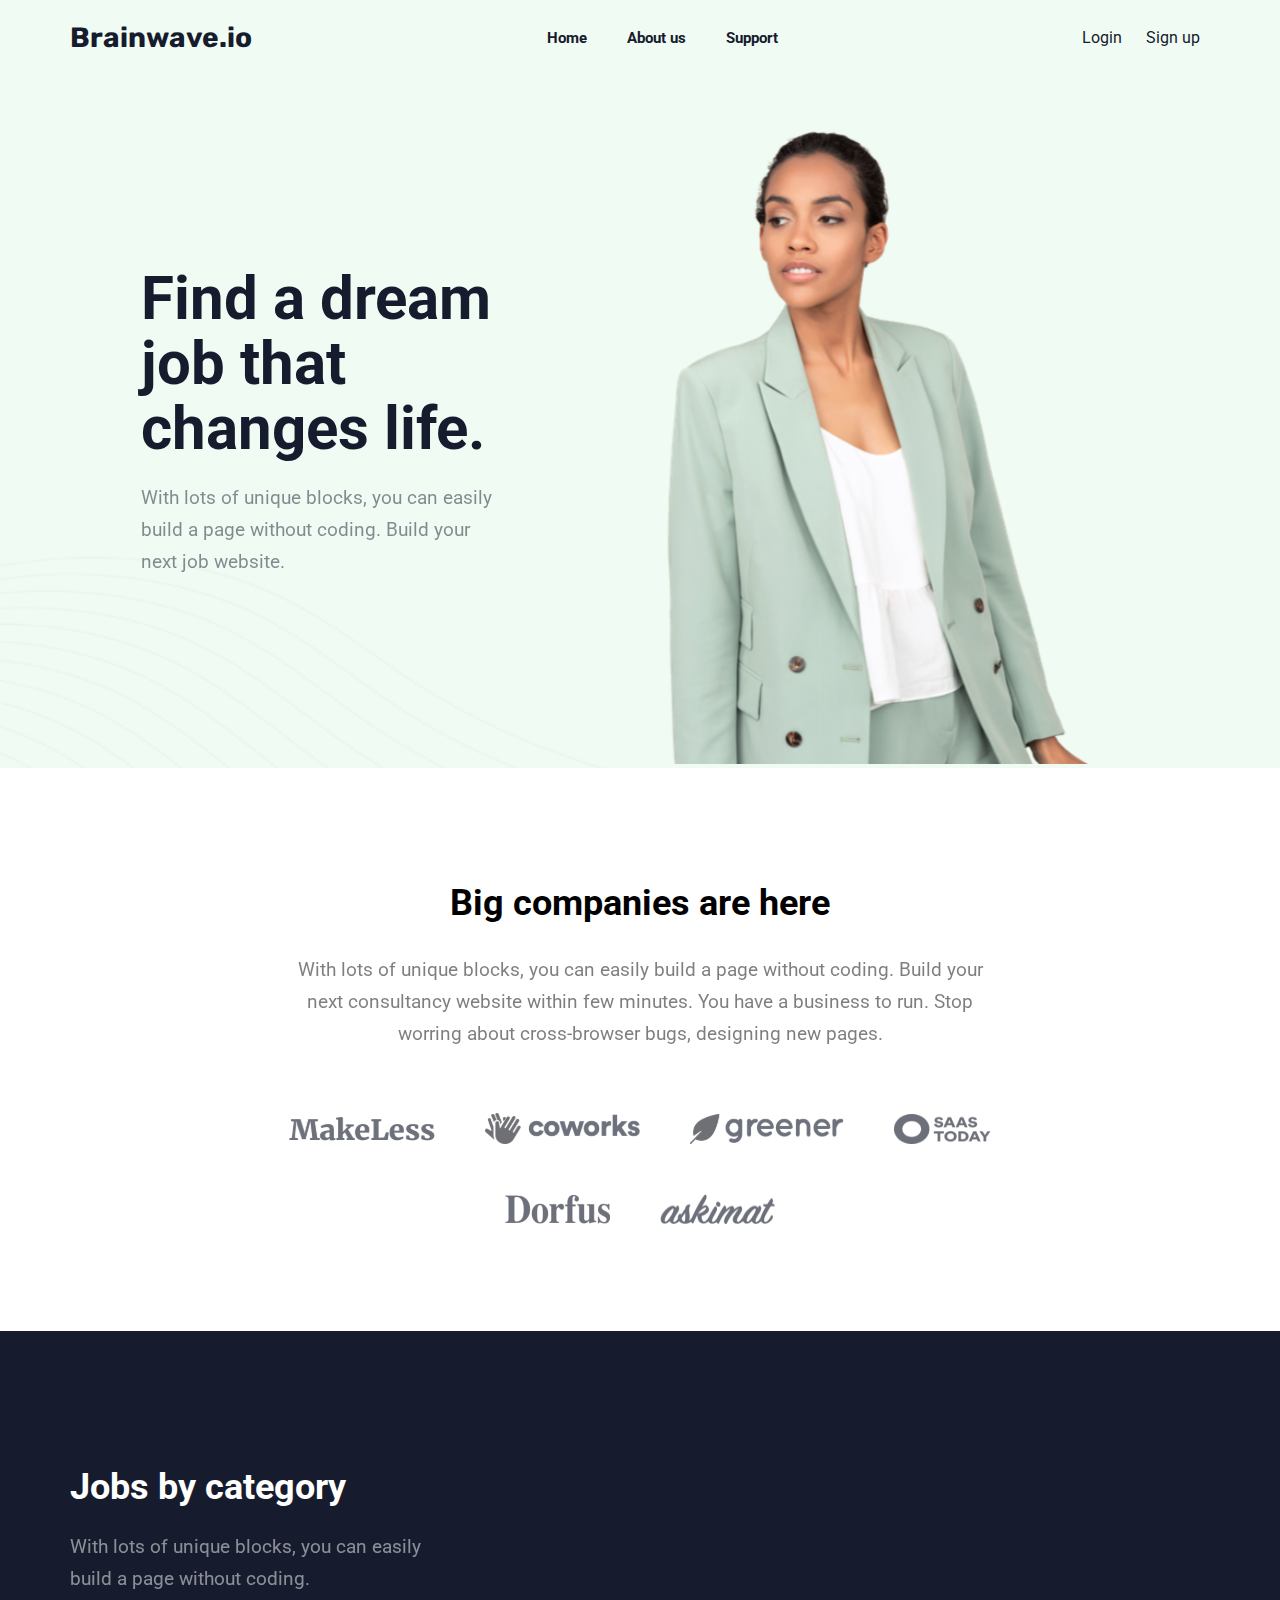
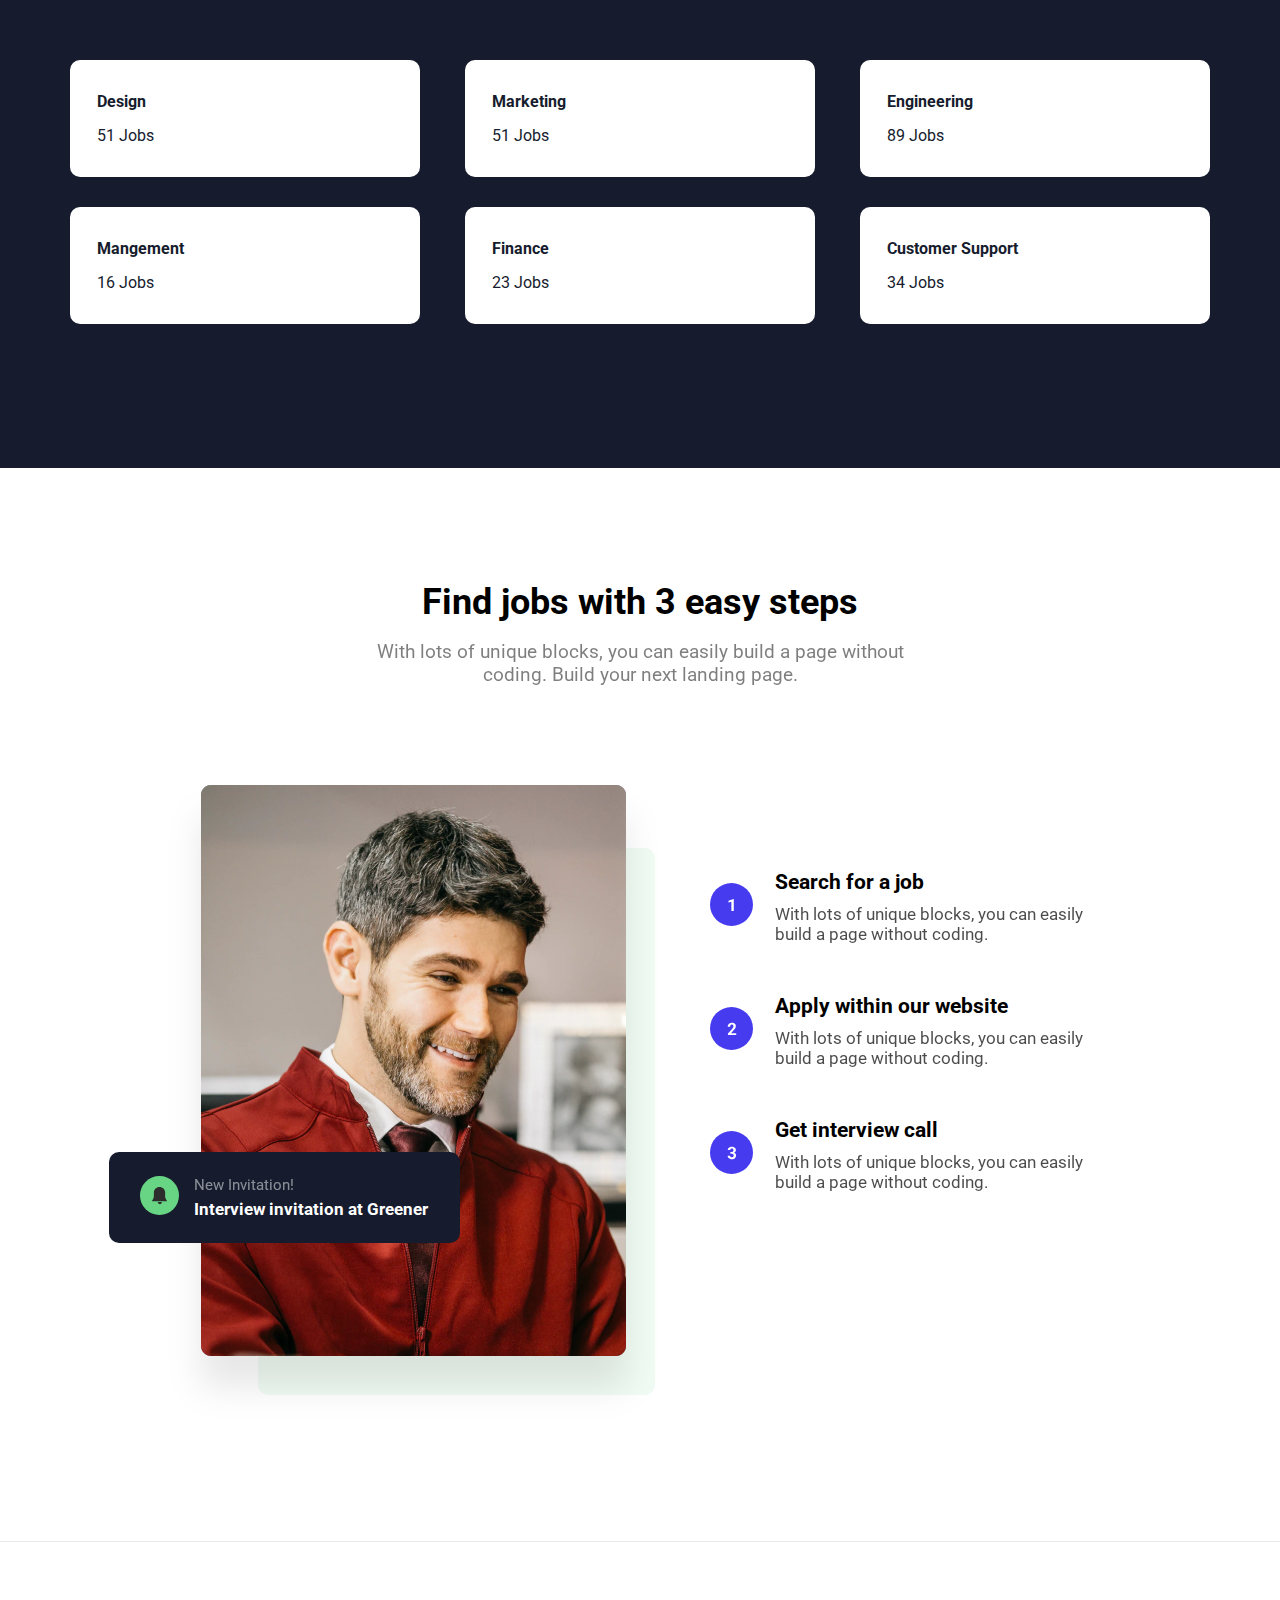
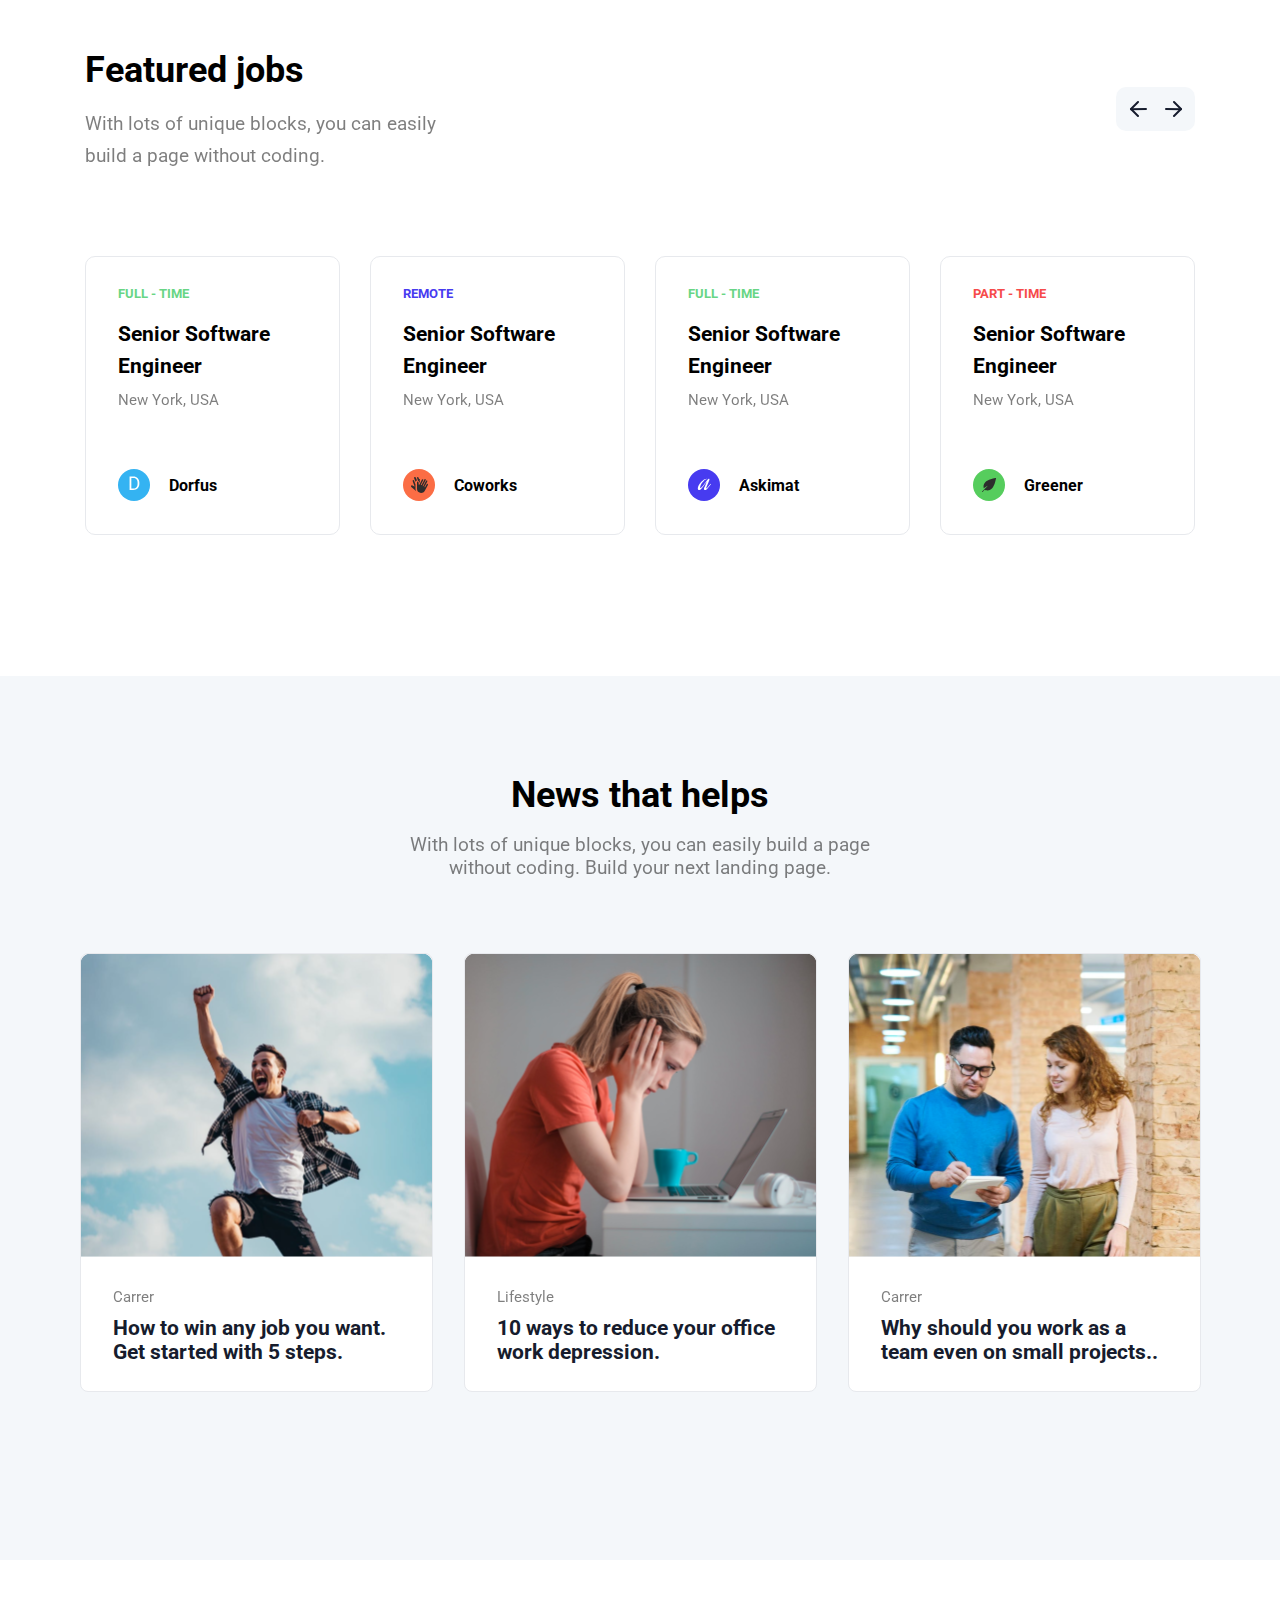
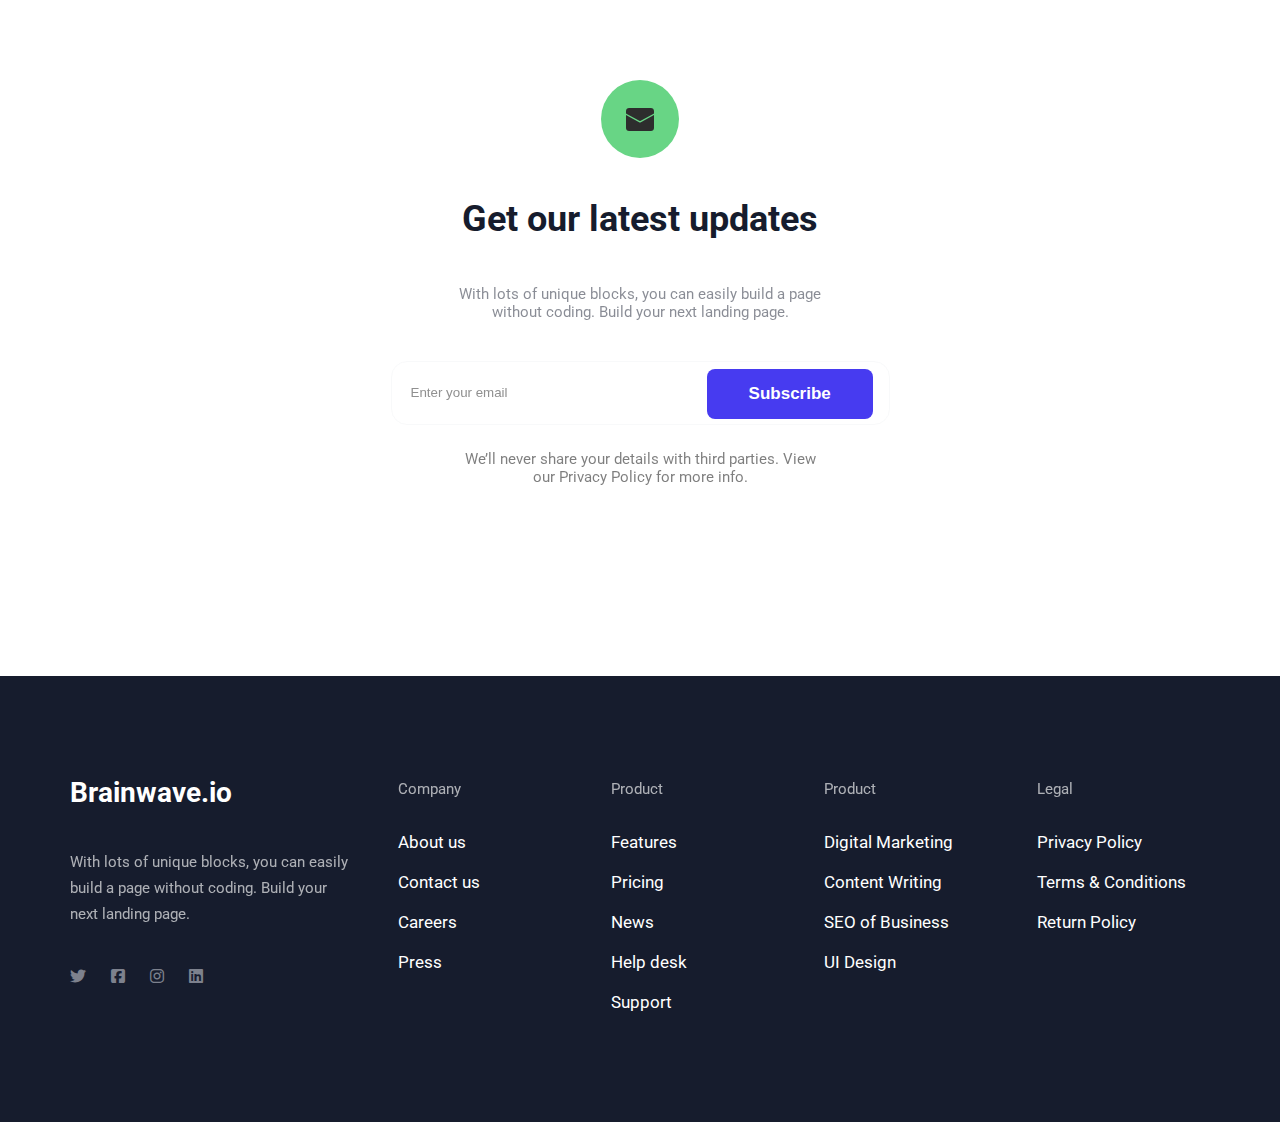
<file: index.html>
<!DOCTYPE html>
<html lang="en">
  <head>
    <meta charset="UTF-8" />
    <meta name="viewport" content="width=device-width, initial-scale=1.0" />
    <link rel="stylesheet" href="./assets/css/pages/style.css" />
    <link rel="stylesheet" href="./assets/css/global/global.css" />
    <link rel="stylesheet" href="./assets/css/global/responsive.css" />

    <title>Home</title>
  </head>

<body>
  <!-- *HEADER START -->
  <header>
    <div class="container flex-between">
      <div class="logo">
        <a href="#">Brainwave.io</a>
      </div>
      <nav>
        <ul class="nav-list flex-between">
          <li class="nav-item">
            <a class="nav-link active" href="#">Home</a>
          </li>
          <li class="nav-item">
            <a class="nav-link" href="./assets/pages/aboutus.html">About us</a>
          </li>
          <li class="nav-item">
            <a class="nav-link" href="./assets/pages/support.html">Support</a>
          </li>
        </ul>
      </nav>
      <div class="btns">
        <a class="login" href="./assets/pages/login.html">Login</a>
        <a class="sign-up" href="./assets/pages/signUp.html">Sign up</a>
      </div>
    </div>
  </header>
  <!-- * HEADER END -->

  <main>
    <section class="hero-section">
      <div class="container flex-center">
        <div class="hero-content">
          <h1>Find a dream job that changes life.</h1>
          <p>
            With lots of unique blocks, you can easily build a page without
            coding. Build your next job website.
          </p>
        </div>
        <div class="hero-img">
          <img src="./assets/img/hero_image.svg" alt="" />
        </div>
      </div>
    </section>
    <section class="companies">
      <div class="container companies-area">
        <div class="companies-content flex-center flex-direction-col">
          <h3>Big companies are here</h3>
          <p>
            With lots of unique blocks, you can easily build a page without
            coding. Build your next consultancy website within few minutes.
            You have a business to run. Stop worring about cross-browser bugs,
            designing new pages.
          </p>
        </div>
        <div class="companies-logo flex-center flex-wrap gap">
          <img src="./assets/icon/company/makeless.svg" style="width: 146px; height: 24px" alt="" />
          <img src="./assets/icon/company/coworks.svg" style="width: 155px; height: 31px" alt="" />
          <img src="./assets/icon/company/greener.svg" style="width: 154px; height: 30px" alt="" />
          <img src="./assets/icon/company/saasTodayy.png" style="width: 97px; height: 30px" alt="" />
          <img src="./assets/icon/company/dorfus.png" style="width: 105px; height: 30px" alt="" />
          <img src="./assets/icon/company/askimat.png" style="width: 115px; height: 30px" alt="" />
        </div>
      </div>
    </section>
    <section class="category">
      <div class="container">
        <div class="category-content">
          <h4>Jobs by category</h4>
          <p>
            With lots of unique blocks, you can easily build a page without
            coding.
          </p>
        </div>
        <div class="category-cards flex-between flex-wrap">
          <div class="category-card">
            <div class="card-content">
              <h6>Design</h6>
              <p>51 Jobs</p>
            </div>
          </div>
          <div class="category-card">
            <div class="card-content">
              <h6>Marketing</h6>
              <p>51 Jobs</p>
            </div>
          </div>
          <div class="category-card">
            <div class="card-content">
              <h6>Engineering</h6>
              <p>89 Jobs</p>
            </div>
          </div>
          <div class="category-card">
            <div class="card-content">
              <h6>Mangement</h6>
              <p>16 Jobs</p>
            </div>
          </div>
          <div class="category-card">
            <div class="card-content">
              <h6>Finance</h6>
              <p>23 Jobs</p>
            </div>
          </div>
          <div class="category-card">
            <div class="card-content">
              <h6>Customer Support</h6>
              <p>34 Jobs</p>
            </div>
          </div>
        </div>
      </div>
    </section>
    <section class="find-job">
      <div class="container ">
        <div class="find-job_header flex-center flex-direction-col">
          <h3>Find jobs with 3 easy steps</h3>
          <p>With lots of unique blocks, you can easily build a page without coding. Build your next landing page.</p>
        </div>
        <div class="flex-center gap ">
          <div class="find-job-container">
            <div class="green-layer"></div>
            <div class="find-job-image">
              <img src="./assets/img/find-job.svg" alt="">
              <div class="notification flex-center">
                <div class="not-icon">
                  <img src="./assets/icon/notification.svg" alt="">
                </div>
                <div class="not-content">
                  <p>New Invitation!</p>
                  <h6>Interview invitation at Greener</h6>
                </div>
              </div>
            </div>
          </div>
          <div>
            <div class="find-job-content">
              <div class="flex-center">
                <div class="content-img">
                  <img src="./assets/icon/num-1.svg" alt="">
                </div>
                <div class="content-text">
                  <h5>Search for a job</h5>
                  <p>With lots of unique blocks, you can easily build a page without coding. </p>
                </div>
              </div>
            </div>
            <div class="find-job-content ">
              <div class="flex-between">
                <div class="content-img">
                  <img src="./assets/icon/num-2.svg" alt="">
                </div>
                <div class="content-text">
                  <h5>Apply within our website</h5>
                  <p>With lots of unique blocks, you can easily build a page without coding. </p>
                </div>
              </div>
            </div>
            <div class="find-job-content ">
              <div class="flex-between">
                <div class="content-img">
                  <img src="./assets/icon/num-3.svg" alt="">
                </div>
                <div class="content-text">
                  <h5>Get interview call</h5>
                  <p>With lots of unique blocks, you can easily build a page without coding. </p>
                </div>
              </div>
            </div>
          </div>
        </div>
      </div>
    </section>
    <section class="featured-job-section flex-center">
      <div class="container">
        <div class="featured-header flex-between ">
          <div class="featured-content">
            <h5>Featured jobs</h5>
            <p>With lots of unique blocks, you can easily build a page without coding.</p>
          </div>
          <div class="featured-icon">
            <img src="./assets/icon/arrows.svg" alt="">
          </div>
        </div>
        <div class="featured-cards flex-center">
          <div class="featured-card">
            <p class="job-status">
              full - time
            </p>
            <h5>Senior Software Engineer</h5>
            <p class="desc">New York, USA</p>
            <div class="featured-company flex-start ">
              <img src="./assets/icon/featured/dorfus.svg" alt="">
              <h6>Dorfus</h6>
            </div>
          </div>
          <div class="featured-card">
            <p class="job-status remote">
              Remote
            </p>
            <h5>Senior Software Engineer</h5>
            <p class="desc">New York, USA</p>
            <div class="featured-company flex-start ">
              <img src="./assets/icon/featured/coworks.svg" alt="">
              <h6>Coworks</h6>
            </div>
          </div>
          <div class="featured-card">
            <p class="job-status">
              full - time
            </p>
            <h5>Senior Software Engineer</h5>
            <p class="desc">New York, USA</p>
            <div class="featured-company flex-start ">
              <img src="./assets/icon/featured/askimat.svg" alt="">
              <h6>Askimat</h6>
            </div>
          </div>
          <div class="featured-card">
            <p class="job-status part-time">
              Part - time
            </p>
            <h5>Senior Software Engineer</h5>
            <p class="desc">New York, USA</p>
            <div class="featured-company flex-start ">
              <img src="./assets/icon/featured/greener.svg" alt="">
              <h6>Greener</h6>
            </div>
          </div>
        </div>
      </div>
    </section>
    <section class="helps-section flex-center">
      <div class="container flex-center flex-direction-col">
        <div class="helps_header flex-center  flex-direction-col   ">
          <h3>News that helps</h3>
          <p>With lots of unique blocks, you can easily build a page without coding. Build your next landing page.</p>
        </div>
        <div class="helps-cards flex-center">
          <div class="help-card">
            <img src="./assets/img/news-1.svg" alt="Card image cap">
            <div class="helps-card-content  flex-direction-col ">
              <span>Carrer</span>
              <p>How to win any job you want. Get started with 5 steps.</p>
            </div>
          </div>
          <div class="help-card">
            <img src="./assets/img/news-2.svg" alt="Card image cap">
            <div class="helps-card-content  flex-direction-col ">
              <span>Lifestyle</span>
              <p>10 ways to reduce your office work depression.</p>
            </div>
          </div>
          <div class="help-card">
            <img src="./assets/img/news-3.svg" alt="Card image cap">
            <div class="helps-card-content  flex-direction-col ">
              <span>Carrer</span>
              <p>Why should you work as a team even on small projects..</p>
            </div>
          </div>
        </div>
      </div>
    </section>
    <section class="contact-section flex-center flex-direction-col">
      <div class="contact-content flex-center flex-direction-col">
        <img src="./assets/icon/letter.svg" alt="">
        <h5>Get our latest updates</h5>
        <p>With lots of unique blocks, you can easily build a page without coding. Build your next landing page.</p>
      </div>
      <div class="contact-email flex-center">
        <input type="email" placeholder="Enter your email">
        <button>Subscribe</button>
      </div>
      <p>We’ll never share your details with third parties.
        View our Privacy Policy for more info.</p>
    </section>
  </main>
  <!-- * FOOTER START -->
  <footer>
    <div class="container">
      <div class="footer-box">
        <div class="footer-desc">
          <strong>Brainwave.io</strong>
          <p>
            With lots of unique blocks, you can easily build a page without
            coding. Build your next landing page.
          </p>
          <ul>
            <li>
              <a href="https://x.com/" target="_blank"><i class="fa-brands fa-twitter"></i></a>
            </li>
            <li>
              <a href="https://www.facebook.com/" target="_blank"><i class="fa-brands fa-square-facebook"></i></a>
            </li>
            <li>
              <a href="https://www.instagram.com/" target="_blank"><i class="fa-brands fa-instagram"></i></a>
            </li>
            <li>
              <a href="https://www.linkedin.com/" target="_blank"><i class="fa-brands fa-linkedin"></i></a>
            </li>
          </ul>
        </div>
        <div class="footer-company footer-item">
          <span>Company</span>
          <ul>
            <li><a href="./assets/pages/aboutus.html">About us</a></li>
            <li><a href="#">Contact us</a></li>
            <li><a href="#">Careers</a></li>
            <li><a href="#">Press</a></li>
          </ul>
        </div>
        <div class="footer-product footer-item">
          <span>Product</span>
          <ul>
            <li><a href="#">Features</a></li>
            <li><a href="#">Pricing</a></li>
            <li><a href="#">News</a></li>
            <li><a href="#">Help desk</a></li>
            <li><a href="./assets/pages/support.html">Support</a></li>
          </ul>
        </div>
        <div class="footer-services footer-item">
          <span>Product</span>
          <ul>
            <li><a href="#">Digital Marketing</a></li>
            <li><a href="#">Content Writing</a></li>
            <li><a href="#">SEO of Business</a></li>
            <li><a href="#">UI Design</a></li>
          </ul>
        </div>
        <div class="footer-legal footer-item">
          <span>Legal</span>
          <ul>
            <li><a href="#">Privacy Policy</a></li>
            <li><a href="#">Terms & Conditions</a></li>
            <li><a href="#">Return Policy</a></li>
          </ul>
        </div>
      </div>
    </div>
  </footer>
  <!-- * FOOTER END -->
</body>

</html>
</file>
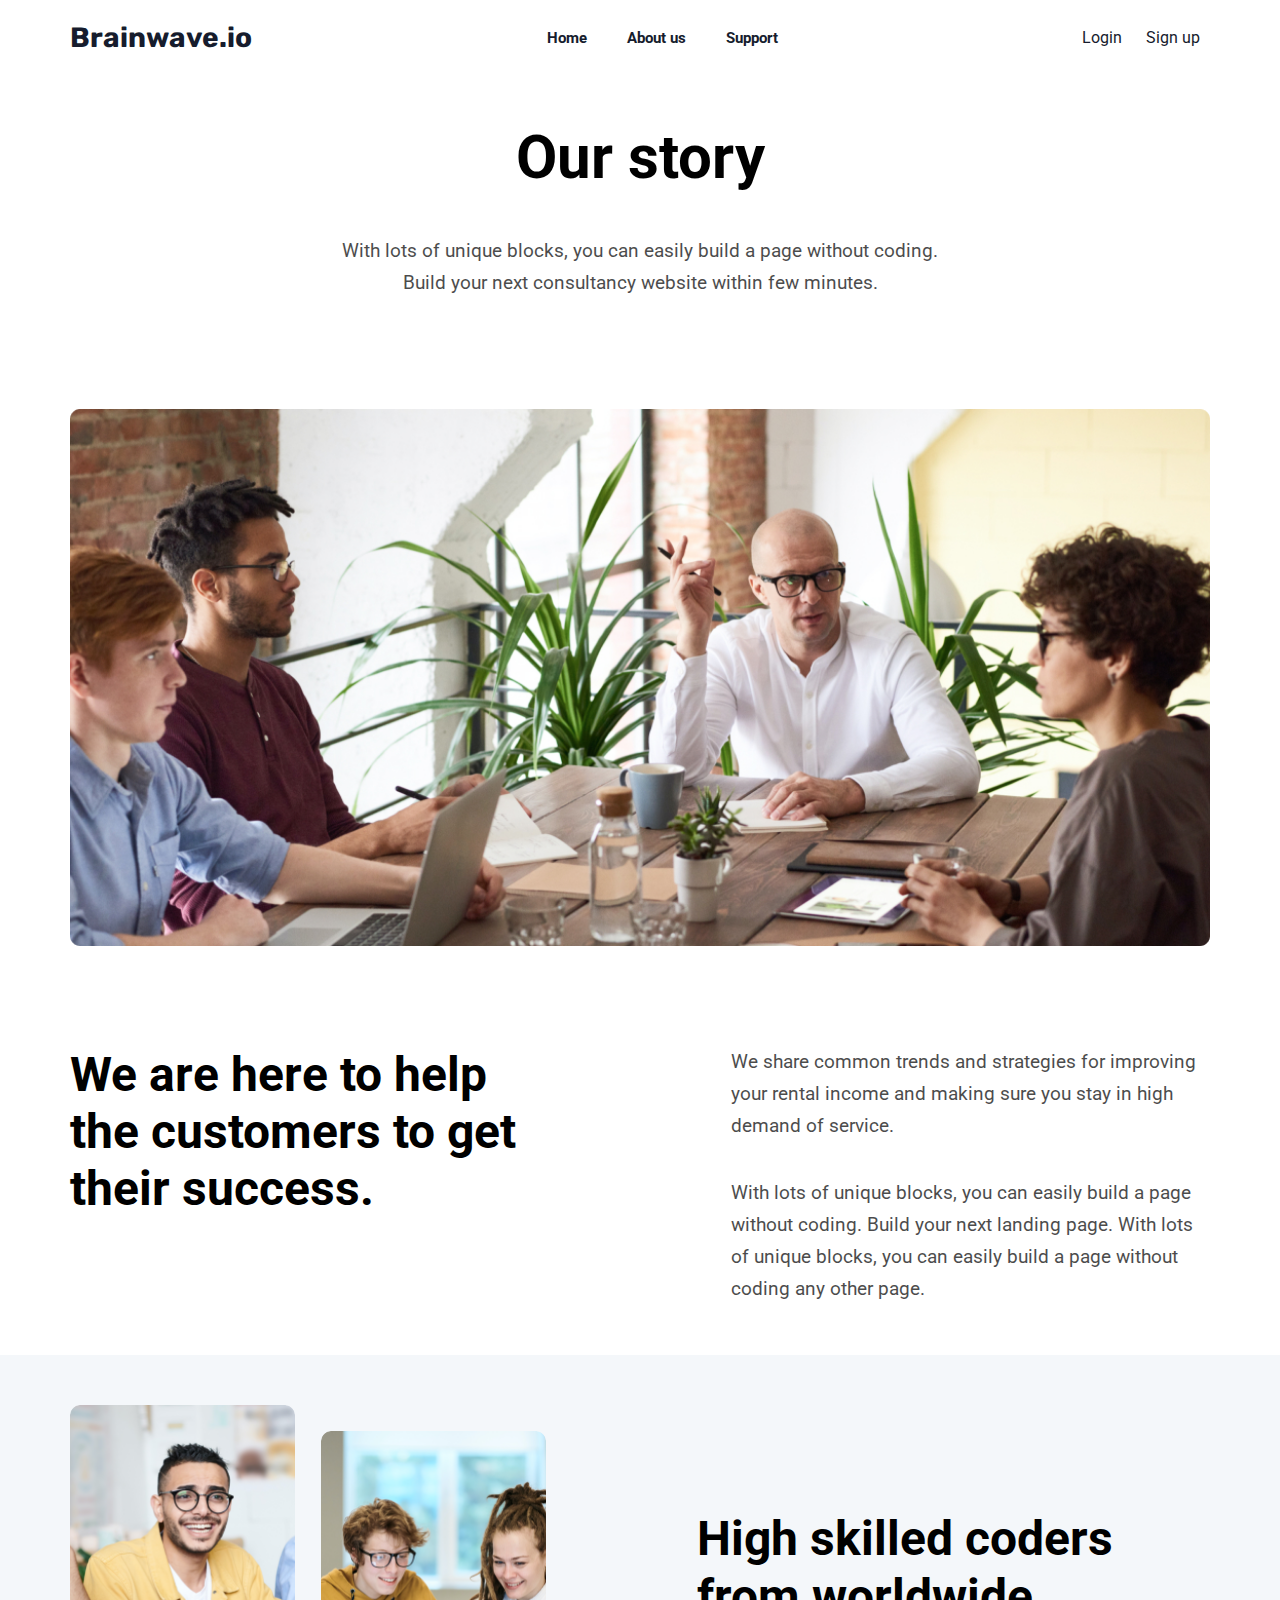
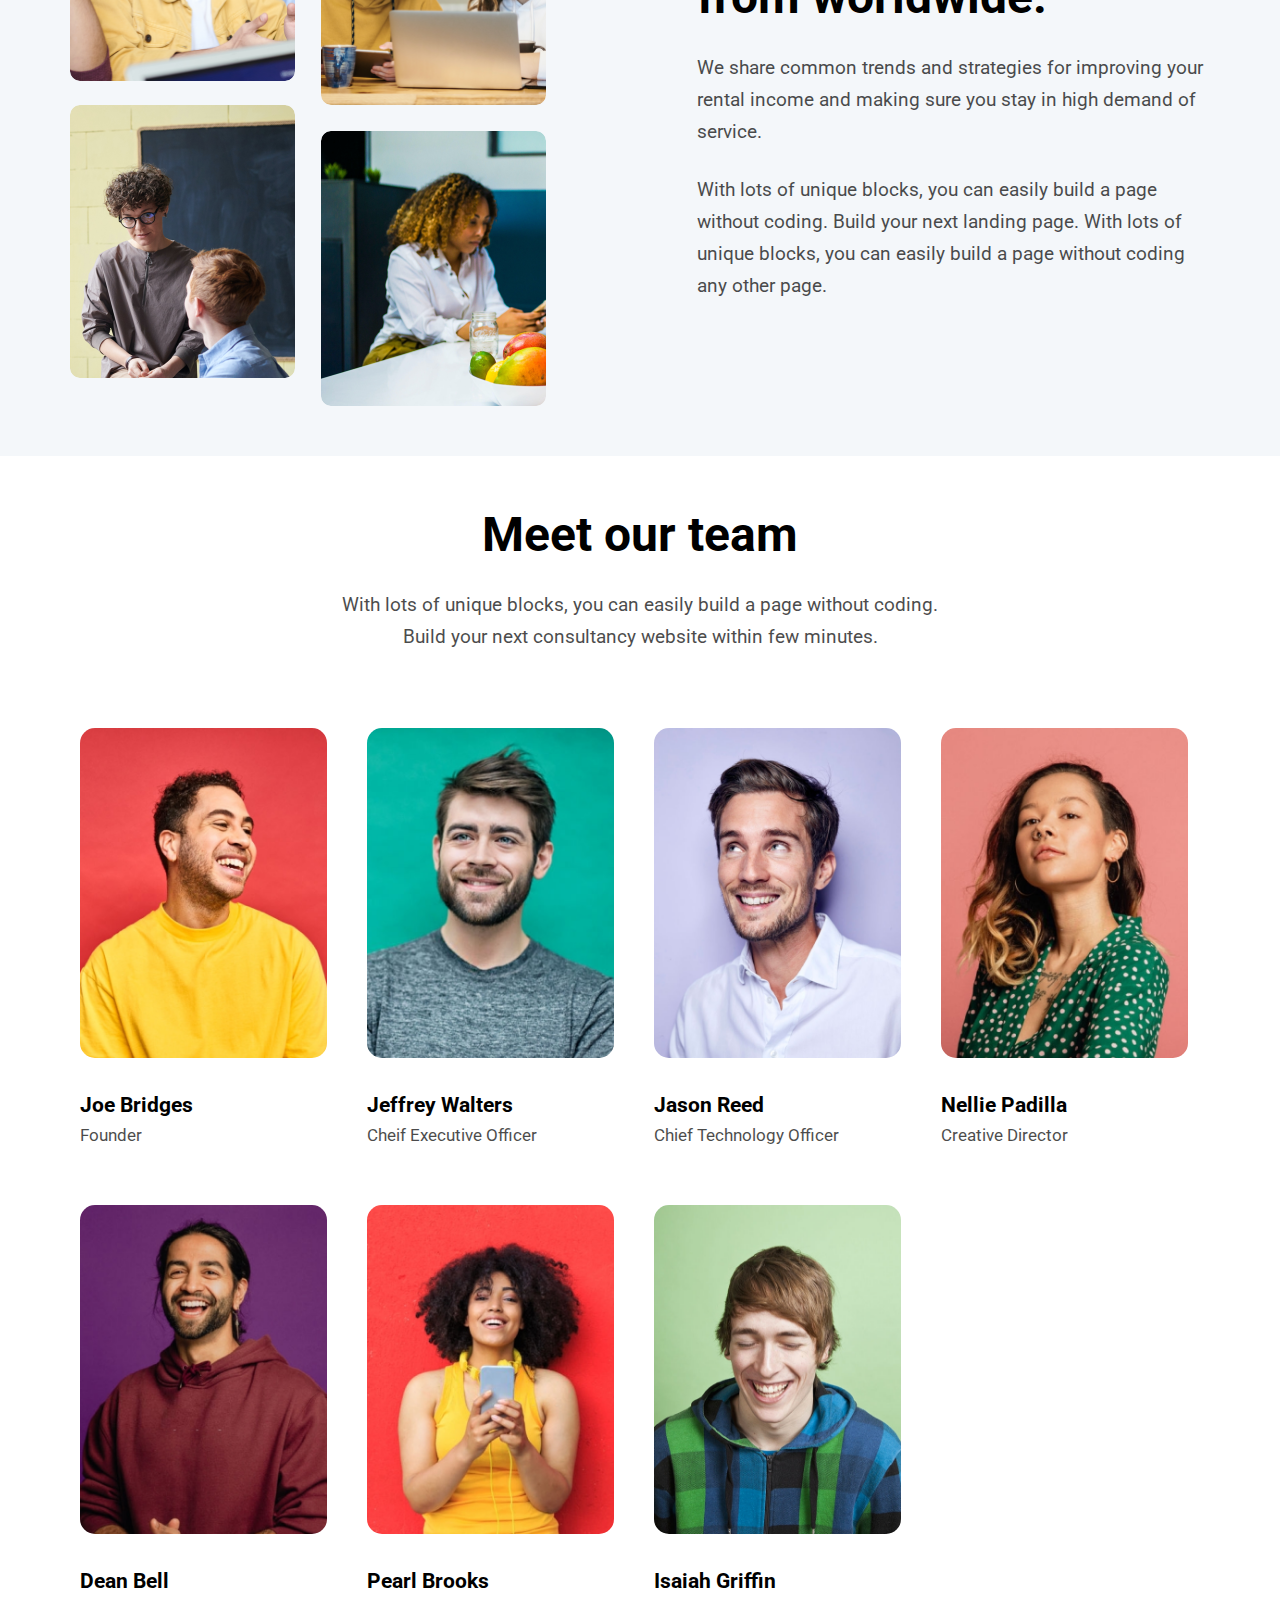
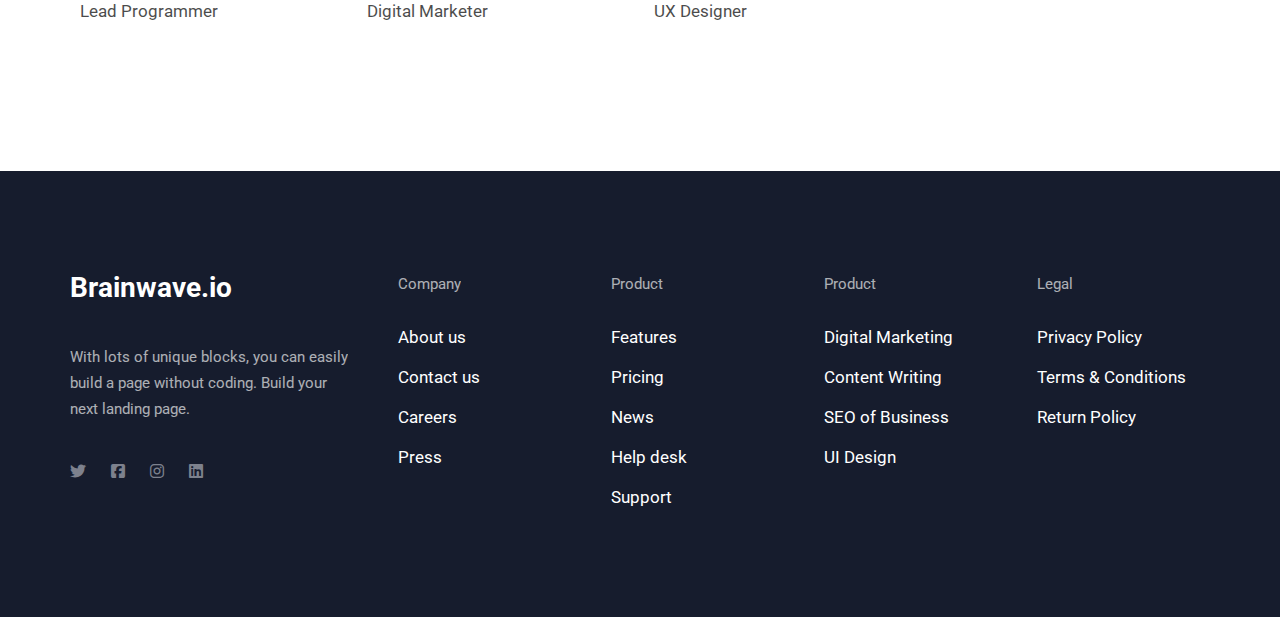
<file: assets/pages/aboutus.html>
<!DOCTYPE html>
<html lang="en">
  <head>
    <meta charset="UTF-8" />
    <meta name="viewport" content="width=device-width, initial-scale=1.0" />
    <!-- * CSS LINKS -->
    <link rel="stylesheet" href="../css/pages/style.css" />
    <link rel="stylesheet" href="../css/global/global.css" />
    <link rel="stylesheet" href="../css/pages/aboutus.css" />
    <link rel="stylesheet" href="../css/global/responsive.css" />

    <title>About Us</title>
  </head>
  <body>
    <!-- * HEADER START -->
    <header class="global-header">
      <div class="container flex-between">
        <div class="logo">
          <a href="../../index.html">Brainwave.io</a>
        </div>
        <nav>
          <ul class="nav-list flex-between">
            <li class="nav-item">
              <a class="nav-link active" href="../../index.html">Home</a>
            </li>
            <li class="nav-item">
              <a class="nav-link" href="#">About us</a>
            </li>
            <li class="nav-item">
              <a class="nav-link" href="./support.html">Support</a>
            </li>
          </ul>
        </nav>

        <div class="btns">
          <a class="login" href="../pages/login.html">Login</a>
          <a class="sign-up" href="../pages/signUp.html">Sign up</a>
        </div>
      </div>
    </header>
    <!-- * HEADER END -->

    <!-- * MAIN START -->
    <main>
      <!-- * OUR STORY SECTION START -->
      <div class="container">
        <section id="our-story">
          <div class="story-title">
            <h1>Our story</h1>
            <p>
              With lots of unique blocks, you can easily build a page without
              coding. Build your next consultancy website within few minutes.
            </p>
          </div>
          <img src="../img/story.jpg" alt="" />
          <div class="story-desc">
            <strong>
              We are here to help the customers to get their success.
            </strong>
            <div class="desc">
              <p>
                We share common trends and strategies for improving your rental
                income and making sure you stay in high demand of service.
              </p>
              <p>
                With lots of unique blocks, you can easily build a page without
                coding. Build your next landing page. With lots of unique
                blocks, you can easily build a page without coding any other
                page.
              </p>
            </div>
          </div>
        </section>
      </div>
      <!-- * OUR STORY SECTION END -->

      <!-- * CODERS SECTION START -->
      <section id="coders">
        <div class="container">
          <div class="coders-info">
            <div class="coders-images">
              <img src="../img/coders-one.png" alt="" />
              <img src="../img/coders-two.png" alt="" />
              <img src="../img/coders-three.png" alt="" />
              <img src="../img/coders-four.png" alt="" />
            </div>
            <div class="coders-desc">
              <strong>High skilled coders from worldwide.</strong>
              <div class="desc">
                <p>
                  We share common trends and strategies for improving your
                  rental income and making sure you stay in high demand of
                  service.
                </p>
                <p>
                  With lots of unique blocks, you can easily build a page
                  without coding. Build your next landing page. With lots of
                  unique blocks, you can easily build a page without coding any
                  other page.
                </p>
              </div>
            </div>
          </div>
        </div>
      </section>
      <!-- * CODERS SECTION END -->

      <!-- * TEAM SECTION START -->
      <div class="container">
        <section id="team">
          <div class="team-title">
            <strong>Meet our team</strong>
            <p>
              With lots of unique blocks, you can easily build a page without
              coding. Build your next consultancy website within few minutes.
            </p>
          </div>
          <div class="team-info">
            <div class="team-card">
              <img src="../img/team/joe-bridges.png" alt="" />
              <strong>Joe Bridges</strong>
              <span>Founder</span>
            </div>
            <div class="team-card">
              <img src="../img/team/jeffrey-walters.png" alt="" />
              <strong>Jeffrey Walters</strong>
              <span>Cheif Executive Officer</span>
            </div>
            <div class="team-card">
              <img src="../img/team/jason-reed.png" alt="" />
              <strong>Jason Reed</strong>
              <span>Chief Technology Officer</span>
            </div>
            <div class="team-card">
              <img src="../img/team/nellie-padilla.png" alt="" />
              <strong>Nellie Padilla</strong>
              <span>Creative Director</span>
            </div>
            <div class="team-card">
              <img src="../img/team/dean-bell.png" alt="" />
              <strong>Dean Bell</strong>
              <span>Lead Programmer</span>
            </div>
            <div class="team-card">
              <img src="../img/team/perl-brooks.png" alt="" />
              <strong>Pearl Brooks</strong>
              <span>Digital Marketer</span>
            </div>
            <div class="team-card">
              <img src="../img/team/isaiah-griffin.png" alt="" />
              <strong>Isaiah Griffin</strong>
              <span>UX Designer</span>
            </div>
          </div>
        </section>
      </div>
      <!-- * TEAM SECTION END -->
    </main>
    <!-- * MAIN END -->

    <!-- * FOOTER START -->
    <footer>
      <div class="container">
        <div class="footer-box">
          <div class="footer-desc">
            <strong>Brainwave.io</strong>
            <p>
              With lots of unique blocks, you can easily build a page without
              coding. Build your next landing page.
            </p>
            <ul>
              <li>
                <a href="https://x.com/" target="_blank"
                  ><i class="fa-brands fa-twitter"></i
                ></a>
              </li>
              <li>
                <a href="https://www.facebook.com/" target="_blank"
                  ><i class="fa-brands fa-square-facebook"></i
                ></a>
              </li>
              <li>
                <a href="https://www.instagram.com/" target="_blank"
                  ><i class="fa-brands fa-instagram"></i
                ></a>
              </li>
              <li>
                <a href="https://www.linkedin.com/" target="_blank"
                  ><i class="fa-brands fa-linkedin"></i
                ></a>
              </li>
            </ul>
          </div>
          <div class="footer-company footer-item">
            <span>Company</span>
            <ul>
              <li><a href="#">About us</a></li>
              <li><a href="#">Contact us</a></li>
              <li><a href="#">Careers</a></li>
              <li><a href="#">Press</a></li>
            </ul>
          </div>
          <div class="footer-product footer-item">
            <span>Product</span>
            <ul>
              <li><a href="#">Features</a></li>
              <li><a href="#">Pricing</a></li>
              <li><a href="#">News</a></li>
              <li><a href="#">Help desk</a></li>
              <li><a href="./support.html">Support</a></li>
            </ul>
          </div>
          <div class="footer-services footer-item">
            <span>Product</span>
            <ul>
              <li><a href="#">Digital Marketing</a></li>
              <li><a href="#">Content Writing</a></li>
              <li><a href="#">SEO of Business</a></li>
              <li><a href="#">UI Design</a></li>
            </ul>
          </div>
          <div class="footer-legal footer-item">
            <span>Legal</span>
            <ul>
              <li><a href="#">Privacy Policy</a></li>
              <li><a href="#">Terms & Conditions</a></li>
              <li><a href="#">Return Policy</a></li>
            </ul>
          </div>
        </div>
      </div>
    </footer>
    <!-- * FOOTER END -->
  </body>
</html>
</file>
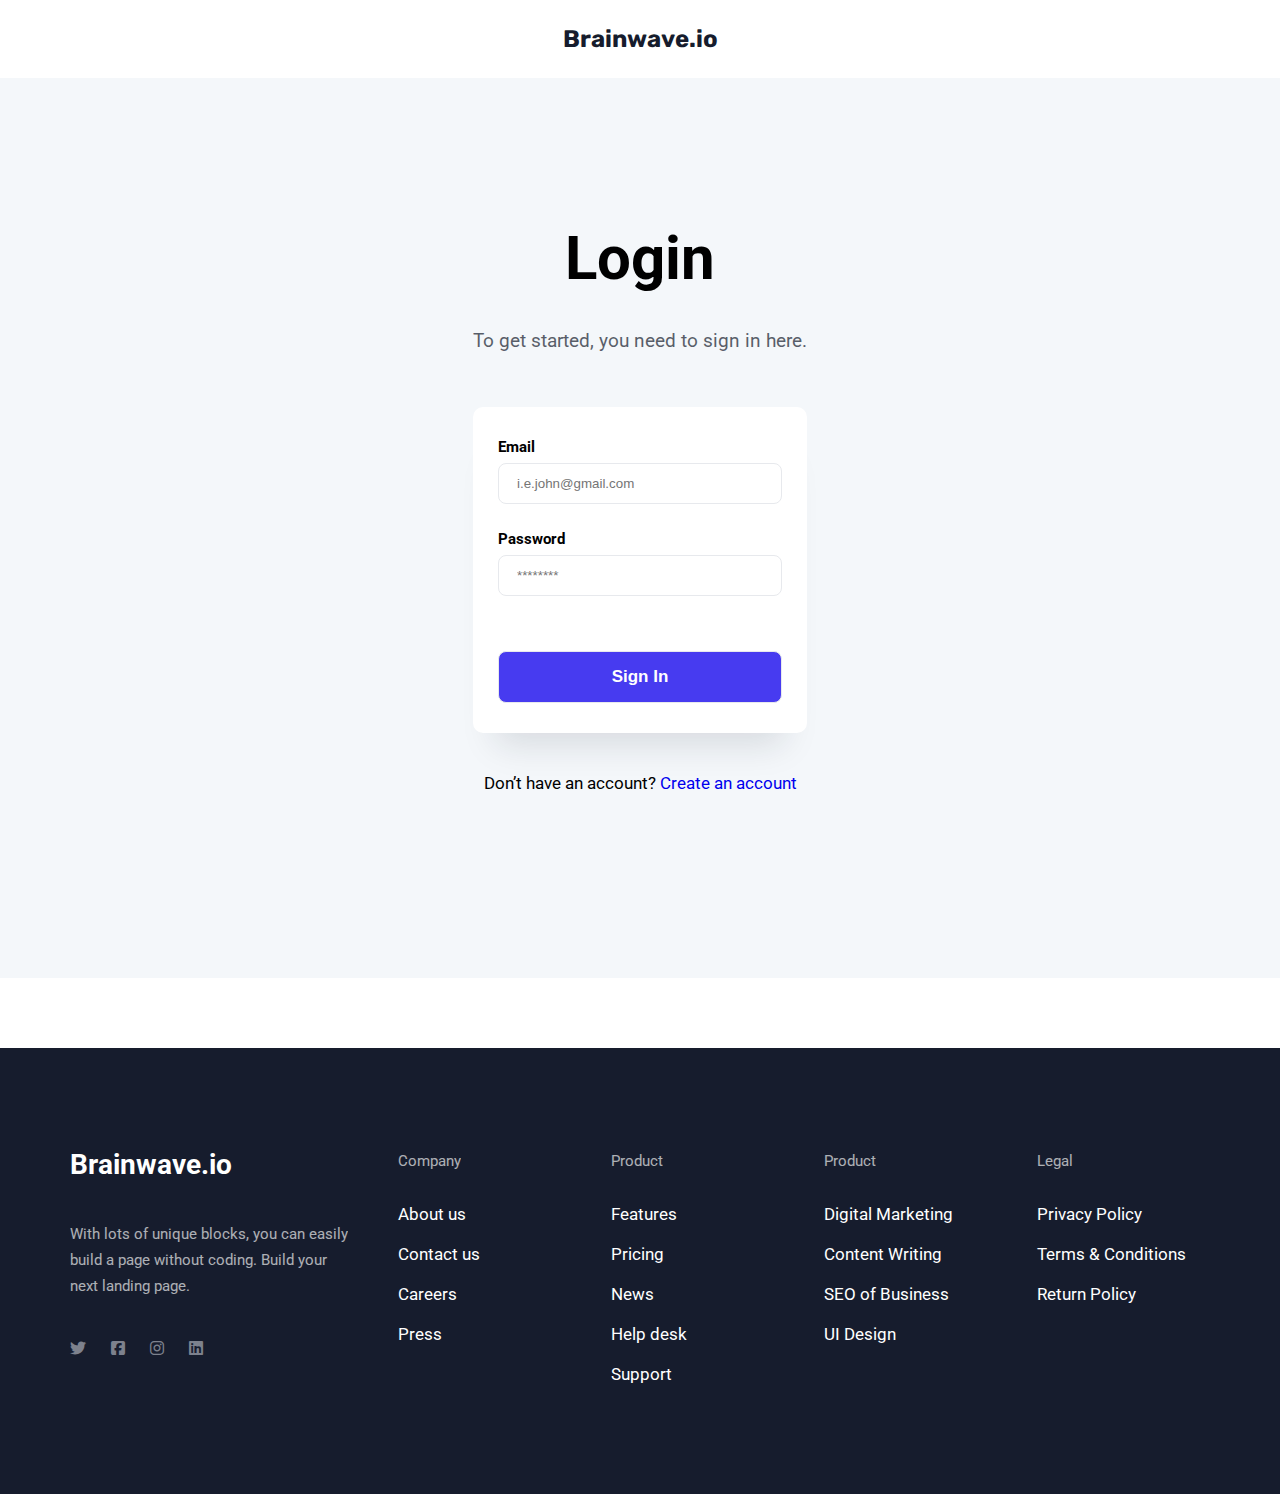
<file: assets/pages/login.html>
<!DOCTYPE html>
<html lang="en">
  <head>
    <meta charset="UTF-8" />
    <meta name="viewport" content="width=device-width, initial-scale=1.0" />
    <!-- * CSS LINKS -->
    <link rel="stylesheet" href="../css/global/reset.css" />
    <link rel="stylesheet" href="../css/global/variables.css" />
    <link rel="stylesheet" href="../css/pages/signin.css" />
    <link rel="stylesheet" href="../css/global/responsive.css" />

    <title>Login</title>
  </head>
  <body>
    <!-- * HEADER START -->
    <header class="sign-header">
      <a href="../../index.html">Brainwave.io</a>
    </header>
    <!-- * HEADER END -->

    <!-- * MAIN START -->
    <main>
      <section>
        <h1>Login</h1>
        <p class="title">To get started, you need to sign in here.</p>
        <form method="post">
          <div class="form-item">
            <label for="email">Email</label>
            <input
              class="focus-input"
              type="email"
              id="email"
              name="email"
              placeholder="i.e.john@gmail.com"
            />
          </div>
          <div class="form-item">
            <label for="pass">Password</label>
            <input
              class="focus-input"
              type="password"
              id="pass"
              name="pass"
              placeholder="********"
            />
          </div>
          <input type="submit" value="Sign In" />
        </form>
        <p class="question">
          Don’t have an account? <a href="./signUp.html">Create an account</a>
        </p>
      </section>
    </main>
    <!-- * MAIN END -->

    <!-- * FOOTER START -->
    <footer>
      <div class="container">
        <div class="footer-box">
          <div class="footer-desc">
            <strong>Brainwave.io</strong>
            <p>
              With lots of unique blocks, you can easily build a page without
              coding. Build your next landing page.
            </p>
            <ul>
              <li>
                <a href="https://x.com/" target="_blank"
                  ><i class="fa-brands fa-twitter"></i
                ></a>
              </li>
              <li>
                <a href="https://www.facebook.com/" target="_blank"
                  ><i class="fa-brands fa-square-facebook"></i
                ></a>
              </li>
              <li>
                <a href="https://www.instagram.com/" target="_blank"
                  ><i class="fa-brands fa-instagram"></i
                ></a>
              </li>
              <li>
                <a href="https://www.linkedin.com/" target="_blank"
                  ><i class="fa-brands fa-linkedin"></i
                ></a>
              </li>
            </ul>
          </div>
          <div class="footer-company footer-item">
            <span>Company</span>
            <ul>
              <li><a href="./aboutus.html">About us</a></li>
              <li><a href="#">Contact us</a></li>
              <li><a href="#">Careers</a></li>
              <li><a href="#">Press</a></li>
            </ul>
          </div>
          <div class="footer-product footer-item">
            <span>Product</span>
            <ul>
              <li><a href="#">Features</a></li>
              <li><a href="#">Pricing</a></li>
              <li><a href="#">News</a></li>
              <li><a href="#">Help desk</a></li>
              <li><a href="./support.html">Support</a></li>
            </ul>
          </div>
          <div class="footer-services footer-item">
            <span>Product</span>
            <ul>
              <li><a href="#">Digital Marketing</a></li>
              <li><a href="#">Content Writing</a></li>
              <li><a href="#">SEO of Business</a></li>
              <li><a href="#">UI Design</a></li>
            </ul>
          </div>
          <div class="footer-legal footer-item">
            <span>Legal</span>
            <ul>
              <li><a href="#">Privacy Policy</a></li>
              <li><a href="#">Terms & Conditions</a></li>
              <li><a href="#">Return Policy</a></li>
            </ul>
          </div>
        </div>
      </div>
    </footer>
    <!-- * FOOTER END -->
  </body>
</html>
</file>
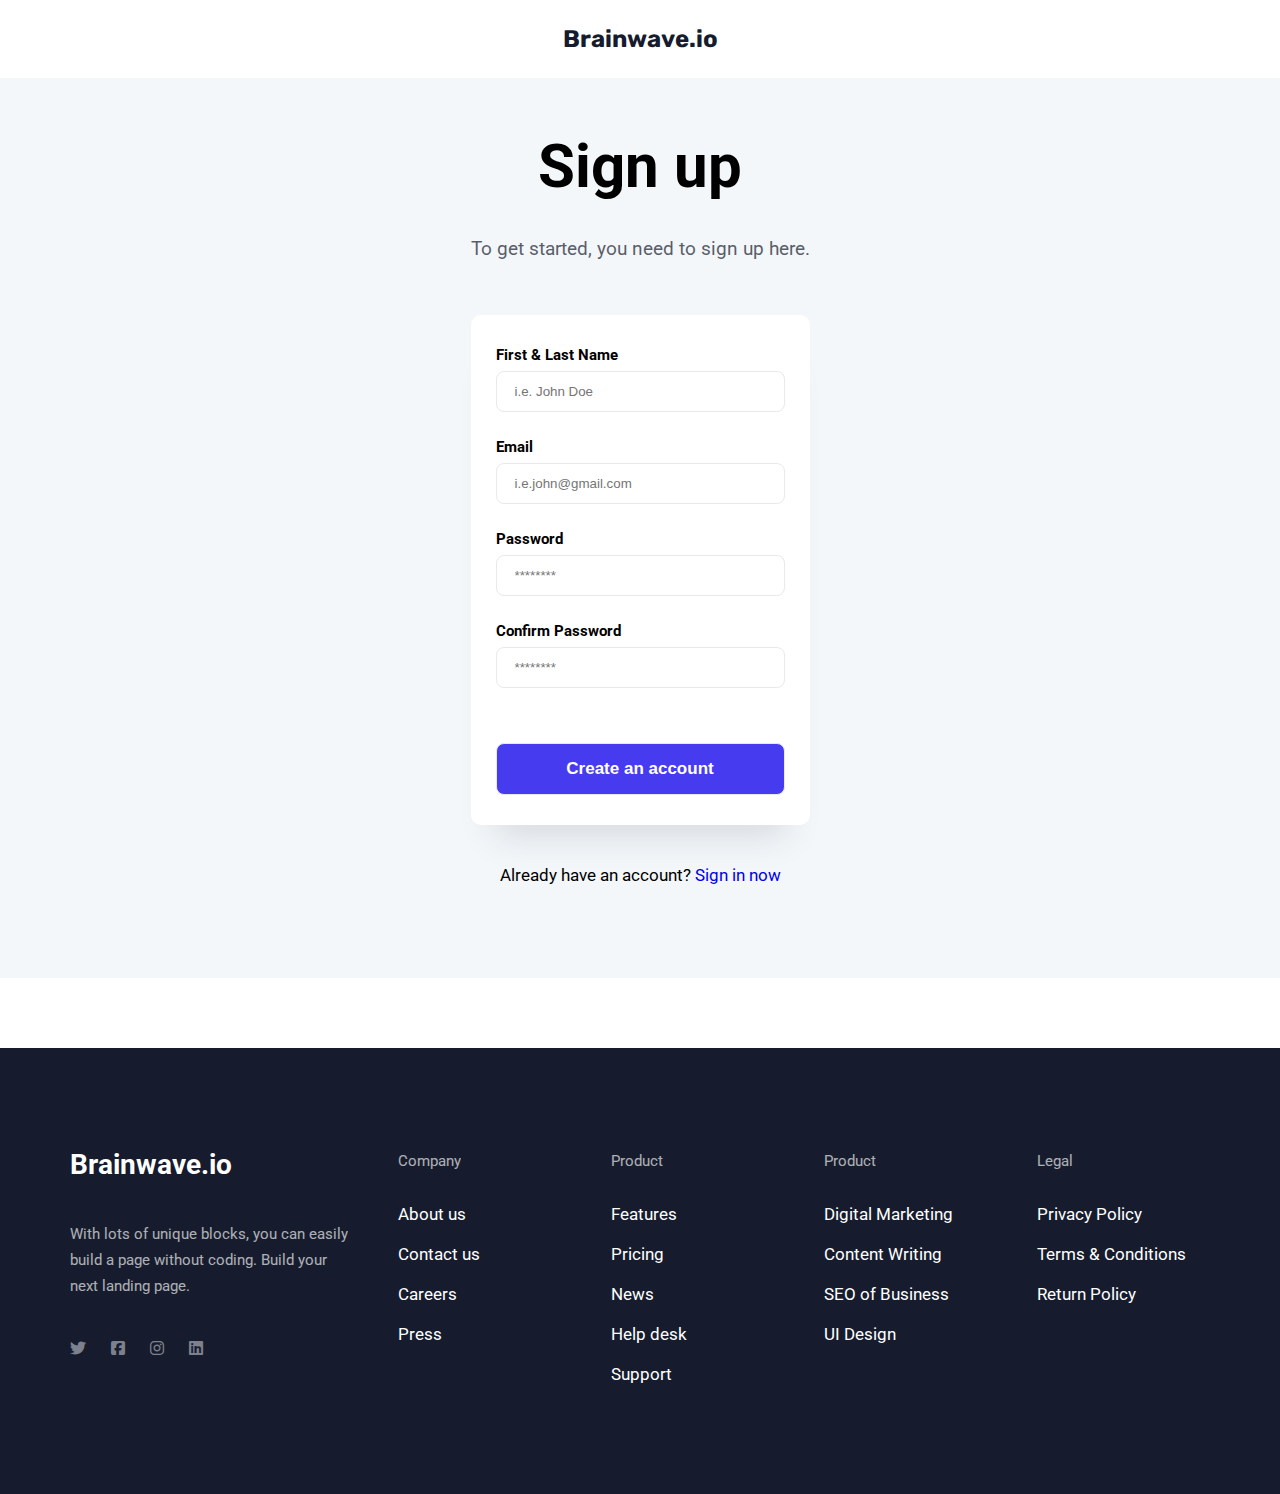
<file: assets/pages/signUp.html>
<!DOCTYPE html>
<html lang="en">
  <head>
    <meta charset="UTF-8" />
    <meta name="viewport" content="width=device-width, initial-scale=1.0" />
    <!-- * CSS LINKS -->
    <link rel="stylesheet" href="../css/global/reset.css" />
    <link rel="stylesheet" href="../css/global/variables.css" />
    <link rel="stylesheet" href="../css/pages/signin.css" />
    <link rel="stylesheet" href="../css/global/responsive.css" />
    
    <title>Sign Up</title>
  </head>
  <body>
    <!-- * HEADER START -->
    <header class="sign-header">
      <a href="../../index.html">Brainwave.io</a>
    </header>
    <!-- * HEADER END -->

    <!-- * MAIN START -->
    <main>
      <section>
        <h1>Sign up</h1>
        <p class="title">To get started, you need to sign up here.</p>
        <form action="">
          <div class="form-item">
            <label for="name">First & Last Name</label>
            <input
              class="focus-input"
              type="text"
              id="name"
              name="name"
              placeholder="i.e. John Doe"
            />
          </div>

          <div class="form-item">
            <label for="email">Email</label>
            <input
              class="focus-input"
              type="email"
              id="email"
              name="email"
              placeholder="i.e.john@gmail.com"
            />
          </div>
          <div class="form-item">
            <label for="pass">Password</label>
            <input
              class="focus-input"
              type="password"
              id="pass"
              name="pass"
              placeholder="********"
            />
          </div>
          <div class="form-item">
            <label for="confirmPass">Confirm Password</label>
            <input
              class="focus-input"
              type="password"
              id="confirmPass"
              name="confirmPass"
              placeholder="********"
            />
          </div>
          <input type="submit" value="Create an account" />
        </form>
        <p class="question">
          Already have an account? <a href="./login.html">Sign in now</a>
        </p>
      </section>
    </main>
    <!-- * MAIN END -->

    <!-- * FOOTER START -->
    <footer>
      <div class="container">
        <div class="footer-box">
          <div class="footer-desc">
            <strong>Brainwave.io</strong>
            <p>
              With lots of unique blocks, you can easily build a page without
              coding. Build your next landing page.
            </p>
            <ul>
              <li>
                <a href="https://x.com/" target="_blank"
                  ><i class="fa-brands fa-twitter"></i
                ></a>
              </li>
              <li>
                <a href="https://www.facebook.com/" target="_blank"
                  ><i class="fa-brands fa-square-facebook"></i
                ></a>
              </li>
              <li>
                <a href="https://www.instagram.com/" target="_blank"
                  ><i class="fa-brands fa-instagram"></i
                ></a>
              </li>
              <li>
                <a href="https://www.linkedin.com/" target="_blank"
                  ><i class="fa-brands fa-linkedin"></i
                ></a>
              </li>
            </ul>
          </div>
          <div class="footer-company footer-item">
            <span>Company</span>
            <ul>
              <li><a href="./aboutus.html">About us</a></li>
              <li><a href="#">Contact us</a></li>
              <li><a href="#">Careers</a></li>
              <li><a href="#">Press</a></li>
            </ul>
          </div>
          <div class="footer-product footer-item">
            <span>Product</span>
            <ul>
              <li><a href="#">Features</a></li>
              <li><a href="#">Pricing</a></li>
              <li><a href="#">News</a></li>
              <li><a href="#">Help desk</a></li>
              <li><a href="./support.html">Support</a></li>
            </ul>
          </div>
          <div class="footer-services footer-item">
            <span>Product</span>
            <ul>
              <li><a href="#">Digital Marketing</a></li>
              <li><a href="#">Content Writing</a></li>
              <li><a href="#">SEO of Business</a></li>
              <li><a href="#">UI Design</a></li>
            </ul>
          </div>
          <div class="footer-legal footer-item">
            <span>Legal</span>
            <ul>
              <li><a href="#">Privacy Policy</a></li>
              <li><a href="#">Terms & Conditions</a></li>
              <li><a href="#">Return Policy</a></li>
            </ul>
          </div>
        </div>
      </div>
    </footer>
    <!-- * FOOTER END -->
  </body>
</html>
</file>
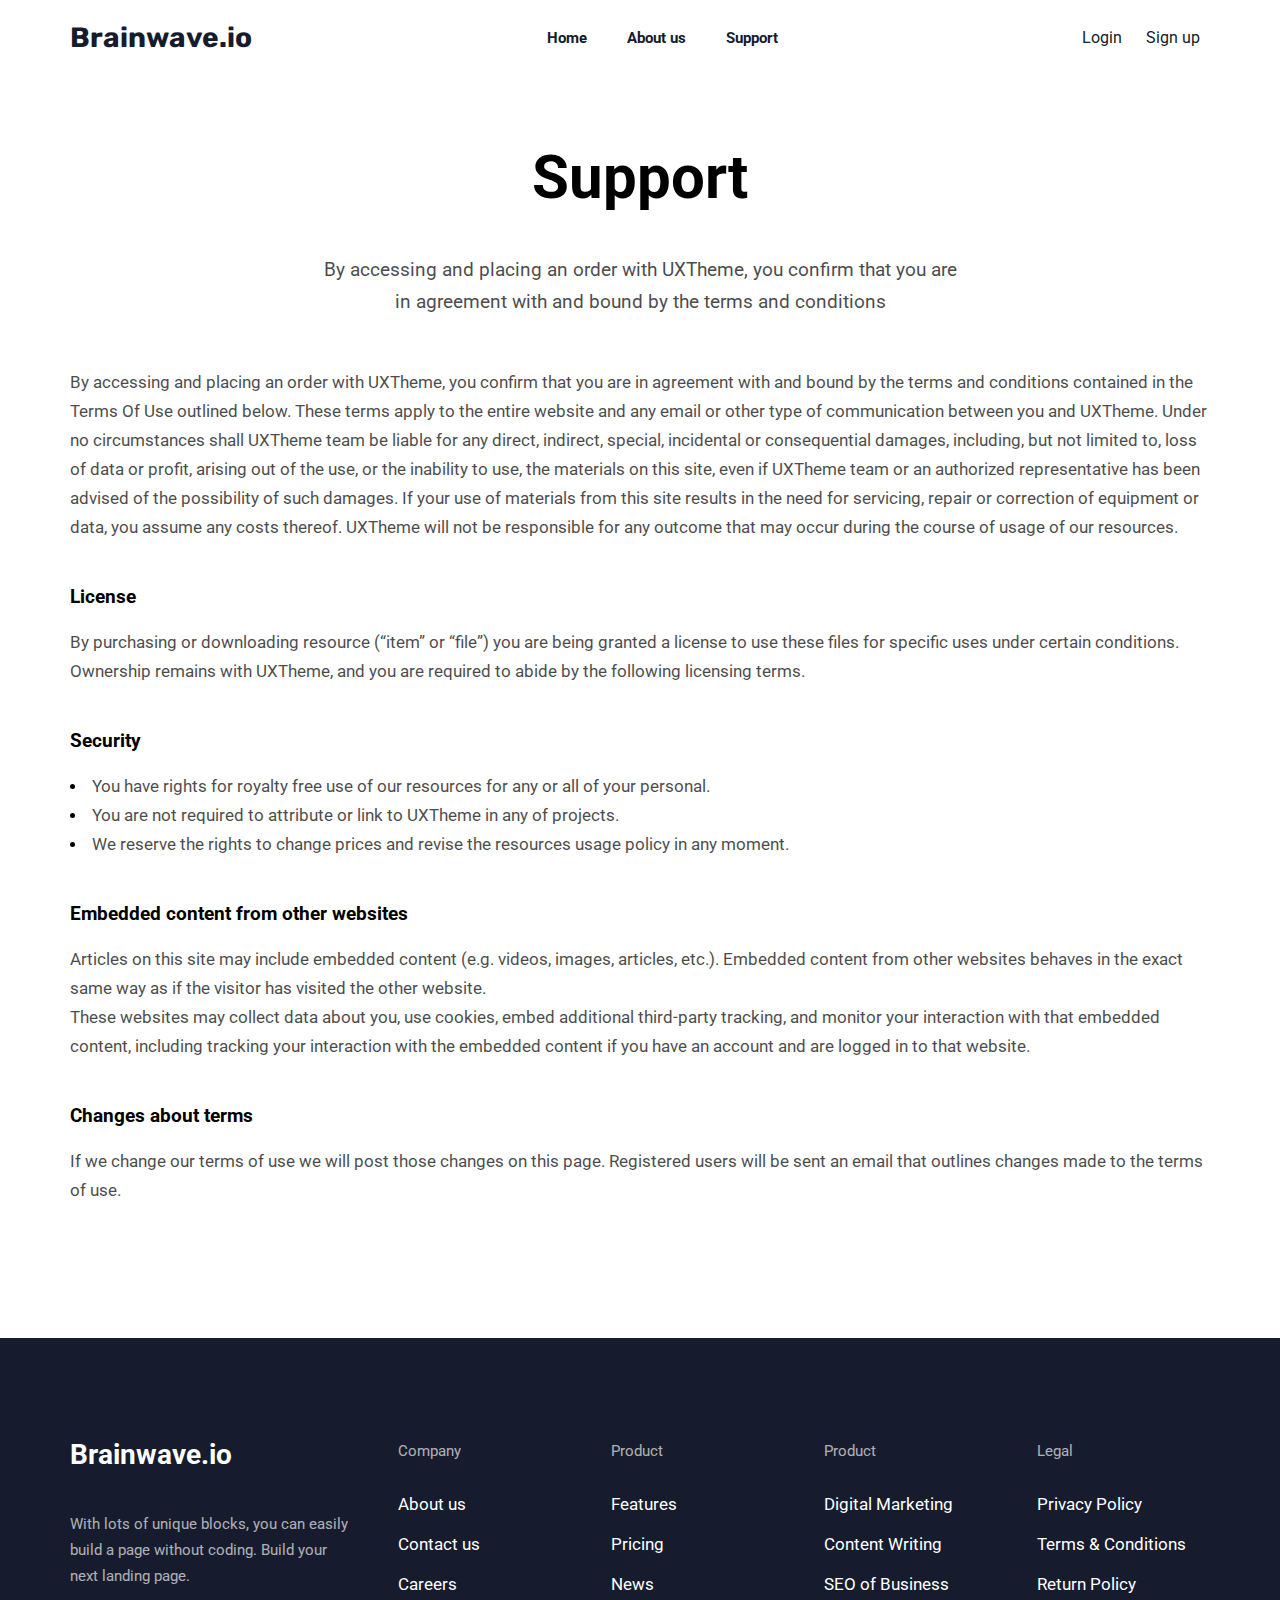
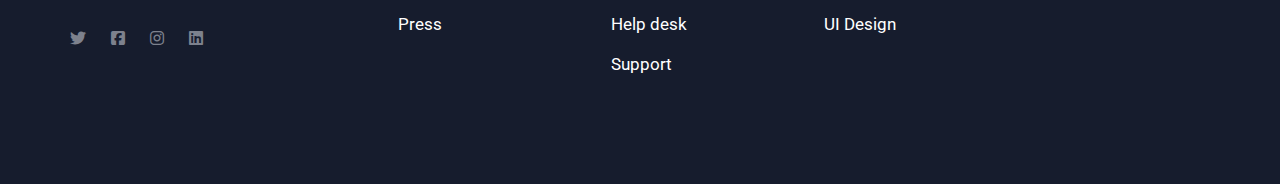
<file: assets/pages/support.html>
<!DOCTYPE html>
<html lang="en">
  <head>
    <meta charset="UTF-8" />
    <meta name="viewport" content="width=device-width, initial-scale=1.0" />
    <!-- * CSS LINKS -->
    <link rel="stylesheet" href="../css/pages/style.css" />
    <link rel="stylesheet" href="../css/global/global.css" />
    <link rel="stylesheet" href="../css/pages/support.css" />
    <link rel="stylesheet" href="../css/global/responsive.css" />
    <title>Support</title>
  </head>
  <body>
    <!-- * HEADER START -->
    <header class="global-header">
      <div class="container flex-between">
        <div class="logo">
          <a href="../../index.html">Brainwave.io</a>
        </div>
        <nav>
          <ul class="nav-list flex-between">
            <li class="nav-item">
              <a class="nav-link active" href="../../index.html">Home</a>
            </li>
            <li class="nav-item">
              <a class="nav-link" href="./aboutus.html">About us</a>
            </li>
            <li class="nav-item">
              <a class="nav-link" href="#">Support</a>
            </li>
          </ul>
        </nav>

        <div class="btns">
          <a class="login" href="../pages/login.html">Login</a>
          <a class="sign-up" href="../pages/signUp.html">Sign up</a>
        </div>
      </div>
    </header>
    <!-- * HEADER END -->

    <!-- * MAIN START -->
    <main>
      <div class="container">
        <section id="support">
          <div class="support-title">
            <h1>Support</h1>
            <p>
              By accessing and placing an order with UXTheme, you confirm that
              you are in agreement with and bound by the terms and conditions
            </p>
          </div>
          <div class="support-desc">
            <p>
              By accessing and placing an order with UXTheme, you confirm that
              you are in agreement with and bound by the terms and conditions
              contained in the Terms Of Use outlined below. These terms apply to
              the entire website and any email or other type of communication
              between you and UXTheme. Under no circumstances shall UXTheme team
              be liable for any direct, indirect, special, incidental or
              consequential damages, including, but not limited to, loss of data
              or profit, arising out of the use, or the inability to use, the
              materials on this site, even if UXTheme team or an authorized
              representative has been advised of the possibility of such
              damages. If your use of materials from this site results in the
              need for servicing, repair or correction of equipment or data, you
              assume any costs thereof. UXTheme will not be responsible for any
              outcome that may occur during the course of usage of our
              resources.
            </p>
            <div class="license support-item">
              <strong>License</strong>
              <p>
                By purchasing or downloading resource (“item” or “file”) you are
                being granted a license to use these files for specific uses
                under certain conditions. Ownership remains with UXTheme, and
                you are required to abide by the following licensing terms.
              </p>
            </div>
            <div class="security support-item">
              <strong>Security</strong>
              <ul class="security-list">
                <li>
                  <p>
                    You have rights for royalty free use of our resources for
                    any or all of your personal.
                  </p>
                </li>
                <li>
                  <p>
                    You are not required to attribute or link to UXTheme in any
                    of projects.
                  </p>
                </li>
                <li>
                  <p>
                    We reserve the rights to change prices and revise the
                    resources usage policy in any moment.
                  </p>
                </li>
              </ul>
            </div>
            <div class="embedded support-item">
              <strong>Embedded content from other websites</strong>
              <p>
                Articles on this site may include embedded content (e.g. videos,
                images, articles, etc.). Embedded content from other websites
                behaves in the exact same way as if the visitor has visited the
                other website.
              </p>
              <p>
                These websites may collect data about you, use cookies, embed
                additional third-party tracking, and monitor your interaction
                with that embedded content, including tracking your interaction
                with the embedded content if you have an account and are logged
                in to that website.
              </p>
            </div>
            <div class="terms support-item">
              <strong>Changes about terms</strong>
              <p>
                If we change our terms of use we will post those changes on this
                page. Registered users will be sent an email that outlines
                changes made to the terms of use.
              </p>
            </div>
          </div>
        </section>
      </div>
    </main>
    <!-- * MAIN END -->

    <!-- * FOOTER START -->
    <footer>
      <div class="container">
        <div class="footer-box">
          <div class="footer-desc">
            <strong>Brainwave.io</strong>
            <p>
              With lots of unique blocks, you can easily build a page without
              coding. Build your next landing page.
            </p>
            <ul>
              <li>
                <a href="https://x.com/" target="_blank"
                  ><i class="fa-brands fa-twitter"></i
                ></a>
              </li>
              <li>
                <a href="https://www.facebook.com/" target="_blank"
                  ><i class="fa-brands fa-square-facebook"></i
                ></a>
              </li>
              <li>
                <a href="https://www.instagram.com/" target="_blank"
                  ><i class="fa-brands fa-instagram"></i
                ></a>
              </li>
              <li>
                <a href="https://www.linkedin.com/" target="_blank"
                  ><i class="fa-brands fa-linkedin"></i
                ></a>
              </li>
            </ul>
          </div>
          <div class="footer-company footer-item">
            <span>Company</span>
            <ul>
              <li><a href="./aboutus.html">About us</a></li>
              <li><a href="#">Contact us</a></li>
              <li><a href="#">Careers</a></li>
              <li><a href="#">Press</a></li>
            </ul>
          </div>
          <div class="footer-product footer-item">
            <span>Product</span>
            <ul>
              <li><a href="#">Features</a></li>
              <li><a href="#">Pricing</a></li>
              <li><a href="#">News</a></li>
              <li><a href="#">Help desk</a></li>
              <li><a href="#">Support</a></li>
            </ul>
          </div>
          <div class="footer-services footer-item">
            <span>Product</span>
            <ul>
              <li><a href="#">Digital Marketing</a></li>
              <li><a href="#">Content Writing</a></li>
              <li><a href="#">SEO of Business</a></li>
              <li><a href="#">UI Design</a></li>
            </ul>
          </div>
          <div class="footer-legal footer-item">
            <span>Legal</span>
            <ul>
              <li><a href="#">Privacy Policy</a></li>
              <li><a href="#">Terms & Conditions</a></li>
              <li><a href="#">Return Policy</a></li>
            </ul>
          </div>
        </div>
      </div>
    </footer>
    <!-- * FOOTER END -->
  </body>
</html>
</file>
<file: assets/css/pages/style.css>
@import url('https://fonts.googleapis.com/css2?family=Inter:ital,opsz,wght@0,14..32,100..900;1,14..32,100..900&family=Open+Sans:ital,wght@0,300..800;1,300..800&family=Rubik:ital,wght@0,300..900;1,300..900&display=swap');

/* HEADER */
header {
    padding-block: 21px !important;
    background-color: var(--heroColor);
    position: sticky;
    top: 0;
    z-index: 2;
}

.logo a {
    color: var(--mainBlue);
    font-family: var(--fontRubik);
    font-size: 28px;
    font-weight: 700;
}

.nav-item {
    padding: 0px 20px;
}

.nav-link {
    color: var(--mainBlue);
    font-size: 15px;
    font-weight: 700;
}

.nav-item a:hover {
    color: var(--colorOrange);
}

.btns a {
    color: var(--mainBlue);
    padding: 0px 10px;
}

/* HERO*/
.hero-section {
    background: url("/assets/img/line.svg") var(--heroColor);
}

.hero-content {
    width: 518px;
}

.hero-content h1 {
    width: 430px;
    font-family: var(--fontRoboto);
    font-weight: 700;
    font-size: 60px;
    line-height: 65px;
    color: var(--mainBlue);
    padding-bottom: 21px;
}

.hero-content p {
    width: 368px;
    font-weight: 400;
    line-height: 32px;
    font-size: 19px;
    opacity: 0.5;
    color: var(--mainBlue);
}

.hero-img img {
    width: 481px;
    height: 689px;
    padding-top: 56px;
}

/* COMPANIES*/
.companies {
    padding-top: 114px;
    min-height: 563px;
}

.companies-area {
    width: 766px;
}

.companies-content h3 {
    font-weight: 700;
    font-size: 36px;
    padding-bottom: 30px;
    text-align: center;
}

.companies-content p {
    width: 686px;
    font-size: 19px;
    font-weight: 400;
    line-height: 32px;
    opacity: 0.5;
    text-align: center;
}

.companies-logo {
    padding-top: 63px;
}

/* CATEGORY*/
.category {
    background-color: var(--mainBlue);
    padding-top: 132px;
    padding-bottom: 144px;
    /* padding: 50px 0; */
    height: 100%;
}

.category-content h4 {
    font-size: 36px;
    font-weight: 700;
    line-height: 48px;
    padding-bottom: 20px;
    color: var(--White);
}

.category-content p {
    width: 388px;
    font-size: 19px;
    font-weight: 400;
    line-height: 32px;
    opacity: 0.5;
    color: var(--White);
}

.category-cards {
    padding-top: 65px;
    gap: 30px;
    color: var(--mainBlue);
}

.category-card {
    width: 350px;
    height: 117px;
    border-radius: 10px;
    background-color: var(--White);
    transition: all 0.3s ease;
    cursor: pointer;
}

.category-card:hover {
    color: var(--White);
    background-color: var(--oceanBlue);
    transform: translateY(-9px);
}

.card-content {
    padding: 32px 27px;
}

.card-content h6 {
    padding-bottom: 15px;
}

/* FIND-JOB-SECTION */
.find-job {
    padding-top: 113px;
    border-bottom: 1px solid #E7E9ED;
    padding-bottom: 116px;
}

.find-job_header h3 {
    font-size: 36px;
    font-weight: 700;
    padding-bottom: 17px;
}

.find-job_header p {
    width: 589px;
    font-size: 19px;
    font-weight: 400;
    opacity: 0.5;
    text-align: center;
}

.find-job-container {
    position: relative;
    padding-top: 96px;
}

.green-layer {
    position: absolute;
    bottom: 30px;
    right: 5px;
    width: 397px;
    height: 547px;
    background-color: #68D585;
    border-radius: 10px;
    opacity: 0.1;
    z-index: -1;
}

.find-job-image {
    position: relative;
}

.notification {
    position: absolute;
    top: 370px;
    right: 200px;
    width: 351px;
    height: 91px;
    padding: 26px 0;
    gap: 15px;
    border-radius: 10px;
    background-color: var(--mainBlue);
}

.not-icon img {
    width: 39px;
    height: 39px;
}

.not-content p {
    font-size: 15px;
    font-weight: 400;
    opacity: 0.5;
    color: var(--White);
    padding-bottom: 5px;
}

.not-content h6 {
    font-size: 17px;
    font-weight: 700;
    color: var(--White);
}

.content-text {
    padding-left: 22px;
}

.content-text h5 {
    font-size: 21px;
    font-weight: 700;
    padding-bottom: 10px;
}

.content-text p {
    width: 339px;
    font-size: 17px;
    font-weight: 400;
    opacity: 0.7;

}

.find-job-content {
    padding-bottom: 50px;
}

/* FEATURED-JOB-SECTION */
.featured-job-section {
    padding: 107px 0 141px;
}

.featured-content h5 {
    font-size: 36px;
    font-weight: 700;
    padding-bottom: 17px;
}

.featured-content p {
    width: 353px;
    font-size: 19px;
    font-weight: 400;
    line-height: 32px;
    opacity: 0.5;
}

.featured-cards {
    padding-top: 84px;
    gap: 30px;
}

.featured-card {
    width: 255px;
    height: 279px;
    border-radius: 10px;
    border: 1px solid #E7E9ED;
    padding: 29px 32px;
}

.featured-card .job-status {
    padding-bottom: 17px;
    color: #68D585;
    font-size: 13px;
    font-weight: 700;
    text-transform: uppercase;
}

.featured-card h5 {
    font-size: 21px;
    font-weight: 700;
    line-height: 32px;
    padding-bottom: 5px;
}

.featured-card .desc {
    font-size: 15px;
    font-weight: 400;
    line-height: 26px;
    opacity: 0.5;
}

.featured-company {
    padding-top: 56px;
    gap: 19px;
}

.featured-company img {
    width: 32px;
    height: 32px;
}
.featured-card .remote{
    color: var(--oceanBlue);
}
.featured-card .part-time{
    color: #F64B4B;
}

/* HELPS-SECTION */
.helps-section {
    background-color: #F4F7FA;
    padding: 98px 0px 168px;
}

.helps_header h3 {
    font-size: 36px;
    font-weight: 700;
    padding-bottom: 17px;
}

.helps_header p {
    width: 503px;
    font-size: 19px;
    font-weight: 400;
    opacity: 0.5;
    text-align: center;
}

.helps-cards {
    padding-top: 74px;
    gap: 31px;
}

.help-card {
    background-color: var(--White);
    border-radius: 10px;
    border: 1px solid #E7E9ED;
    border-radius: 8px;
    cursor: pointer;
}
.help-card:hover{
    transform: translateY(-10px);
    transition: transform 0.4s ease-in;
}

.helps-card-content {
    padding: 27px 32px;
    display: flex;
    justify-content: flex-start;
    
}

.helps-card-content span {
    font-size: 15px;
    font-weight: 400;
    opacity: 0.5;
    padding-bottom: 10px;
}

.helps-card-content p {
    font-size: 21px;
    font-weight: 700;
    color: var(--mainBlue);
    width: 287px;
}

/* CONTACT-SECTION */
.contact-section {
    padding: 120px 0px;
}

.contact-content img {
    width: 78px;
    height: 78px;
}

.contact-content h5 {
    padding-top: 40px;
    color: var(--mainBlue);
    font-size: 36px;
    font-weight: 700;
    padding-bottom: 20px;
}

.contact-content p {
    width: 502px;
    font-size: 19px;
    font-weight: 400;
    text-align: center;
    color: var(--mainBlue);
    opacity: 0.5;

}
.contact-email{
    position: relative;
    padding-top: 40px;
}

.contact-email input {
    width: 499px;
    height: 64px;
    border: 0.5px solid #f7f8f9;
    border-radius: 16px;
    outline: none;
    padding: 24px 19px;
    opacity: 0.8;
}
.contact-email button {
   position: absolute;
   top: 70%;
   left: 80%;
   border: none;
   transform: translate(-50%,-50%);
   background-color: var(--oceanBlue);
   color: var(--White);
   font-size: 17px;
   font-weight: 700;
   width: 166px;
   height: 50px;
   border-radius: 8px;
}
.contact-section p{
    padding-top: 25px;
    font-size: 15px;
    font-weight: 400;
    opacity: 0.5;
    width: 365px;
    text-align: center;
}
</file>
<file: assets/css/global/global.css>
/* * Google fonts link */
@import url('https://fonts.googleapis.com/css2?family=Inter:ital,opsz,wght@0,14..32,100..900;1,14..32,100..900&family=Open+Sans:ital,wght@0,300..800;1,300..800&family=Rubik:ital,wght@0,300..900;1,300..900&display=swap');
/* * Fontawesome (icons) Link */
@import url('https://cdnjs.cloudflare.com/ajax/libs/font-awesome/6.6.0/css/all.min.css');
@import url("./variables.css");
@import url("./reset.css");

/* * FOOTER START */
footer {
    background-color: #161C2D;
    margin-top: 70px;
    bottom: 0;
}

.footer-box {
    display: flex;
    gap: 40px;
    color: #FFFFFF;
    padding-block: 50px;
}

.footer-desc strong {
    font-size: 28px;
    font-weight: 700;
    line-height: 33px;
}

.footer-desc p {
    font-size: 15px;
    opacity: 0.65;
    margin-block: 40px;
    line-height: 26px;
}

.footer-desc ul {
    display: flex;
    gap: 25px;
}

.footer-desc ul li a {
    color: #7D818D;
}

.footer-desc ul li a:hover,
.footer-item ul li a:hover {
    color: #68D585;
}

.footer-desc,
.footer-item {
    padding-block: 50px;
}

.footer-item {
    width: 35%;
}

.footer-item span {
    font-size: 15px;
    display: inline-block;
    opacity: 0.65;
    line-height: 26px;
    margin-bottom: 20px;
}

.footer-item ul li a {
    display: inline-block;
    margin-block: 10px;
    font-size: 17px;
    color: #FFFFFF;
}

/* * FOOTER END */
</file>
<file: assets/css/global/responsive.css>
@media only screen and (max-width:1140px) {
    .container {
        width: 90%;
    }

    /* * SIGN IN START */
    .sign-header {
        padding-block: 20px;
        font-size: 20px;
    }

    h1 {
        font-size: 45px;
    }

    .title {
        font-size: 16px;
        margin-block: 25px 45px;
    }

    form {
        padding: 25px 20px;
    }

    .form-item {
        margin-bottom: 18px;
    }

    label {
        font-size: 12px;
        margin-bottom: 5px;
    }

    input {
        padding: 8px 14px;
    }

    input[type="submit"] {
        font-size: 13px;
        margin-top: 20px;
    }

    .question {
        font-size: 15px;
        margin-block: 30px;
    }

    /* * SIGN IN END */


    /* * GLOBAL HEADER START */
    .global-header {
        padding-block: 20px;
    }

    .logo a {
        font-size: 20px;
    }

    .nav-item {
        padding: 0px 8px;
    }

    .nav-link {
        font-size: 13px;
    }

    .btns a {
        padding: 0px 5px;
        font-size: 15px;
    }

    /* * GLOBAL HEADER END */


    /* * HERO SECTION START*/
    .hero-content {
        width: 60%;
    }

    .hero-content h1 {
        width: 50%;
        font-size: 35px;
        line-height: 40px;
        padding-bottom: 10px;
    }

    .hero-content p {
        width: 70%;
        line-height: 25px;
        font-size: 15px;
    }

    .hero-img {
        width: 30%;
    }

    .hero-img img {
        width: 100%;
        height: 100%;
    }

    /* * HERO SECTION END*/


    /* * COMPANIES SECTION START*/
    .companies-area {
        width: 600px;
    }

    .companies {
        padding-block: 50px;
    }

    .companies-content h3 {
        font-size: 25px;
        padding-bottom: 20px;
    }

    .companies-content p {
        padding-inline: 30px;
        font-size: 15px;
        line-height: 24px;
    }

    .companies-logo {
        gap: 30px;
        padding-top: 30px;
    }

    /* * COMPANIES SECTION END*/

    /* *CATEGORY SECTION START*/
    #category {
        padding: 100px 0;
    }

    .category-content {
        display: flex;
        flex-direction: column;
        align-items: center;
        text-align: center;
    }

    .category-content h4 {
        font-size: 25px;
        line-height: 20px;
        padding-bottom: 10px;
    }

    .category-content p {
        width: 320px;
        font-size: 15px;
        line-height: 20px;
    }

    .category-cards {
        justify-content: center;
        padding-top: 40px;
        gap: 20px;
    }

    .category-card {
        width: 300px;
        border-radius: 10px;
        padding: 25px 20px;
    }

    .category-card strong {
        font-size: 16px;
        line-height: 25px;
    }

    .category-card p {
        font-size: 13px;
    }

    /* *CATEGORY SECTION END*/


    /* * FOOTER START */
    footer {
        padding-block: 30px;
        margin-top: 50px;
    }

    .footer-box {
        gap: 30px;
        padding-block: 30px;
    }

    .footer-desc strong {
        font-size: 20px;
        line-height: 20px;
    }

    .footer-desc p {
        font-size: 10px;
        margin-block: 20px;
        line-height: 18px;
    }

    .footer-desc ul li a {
        font-size: 14px;
    }

    .footer-desc ul {
        gap: 15px;
    }

    .footer-desc,
    .footer-item {
        padding-block: 10px;
    }

    .footer-item span {
        font-size: 13px;
        line-height: 5px;
        margin-bottom: 10px;
    }

    .footer-item ul li a {
        margin-block: 5px;
        font-size: 14px;
    }

    /* * FOOTER END */


    /* * SUPPORT START */
    #support {
        padding-block: 10px;
    }


    .support-title {
        margin-block: 20px;
    }

    .support-title h1 {
        font-size: 40px;
        line-height: 30px;
        margin-bottom: 35px;
    }

    .support-title p {
        font-size: 15px;
        line-height: 32px;
        opacity: 0.7;
        width: 640px;
        justify-self: center;
    }

    .support-item {
        margin-block: 43px;
    }

    .support-item strong {
        font-size: 19px;
        margin-bottom: 20px;
        display: inline-block;
    }

    .support-desc p {
        font-weight: 400;
        font-size: 17px;
        line-height: 29px;
        opacity: 0.7;
    }

    .security ul li {
        list-style-type: disc;
        list-style-position: inside;
    }

    .security ul li p {
        display: inline-block;
    }

    .embedded p:first-child {
        margin-bottom: 20px;
    }
}

@media only screen and (max-width:767px) {

    /* * GLOBAL HEADER START */
    .global-header {
        padding-block: 10px;
    }

    .logo a {
        font-size: 15px;
    }

    .nav-item {
        padding: 0px 5px;
    }

    .nav-link {
        font-size: 8px;
    }

    .btns a {
        padding: 0px 3px;
        font-size: 10px;
    }

    /* * GLOBAL HEADER END */


    /* * GLOBAL HERO SECTION START */
    .hero-content h1 {
        width: 40%;
        font-size: 13px;
        line-height: 15px;
        padding-bottom: 5px;
    }

    .hero-content p {
        width: 70%;
        line-height: 13px;
        font-size: 8px;
    }

    /* * GLOBAL HERO SECTION END */


    /* * COMPANIES SECTION START*/
    .companies-area {
        width: 100%;
    }

    .companies {
        padding-block: 20px;
    }

    .companies-content h3 {
        font-size: 13px;
        padding-bottom: 10px;
    }

    .companies-content p {
        width: 65%;
        padding-inline: 4px;
        font-size: 8px;
        line-height: 16px;
    }

    .companies-logo {
        gap: 20px;
        padding-top: 20px;
    }

    .companies-logo img {
        width: 50px !important;
        height: 10px !important;
    }

    /* * COMPANIES SECTION END*/


    /* *CATEGORY SECTION START*/
    #category {
        padding: 50px 0;
    }

    .category-content {
        display: flex;
        flex-direction: column;
        align-items: center;
        text-align: center;
    }

    .category-content h4 {
        font-size: 13px;
        line-height: 10px;
        padding-bottom: 10px;
    }

    .category-content p {
        width: 170px;
        font-size: 8px;
        line-height: 10px;
    }

    .category-cards {
        justify-content: center;
        padding-top: 20px;
        gap: 10px;
    }

    .category-card {
        width: 200px;
        border-radius: 10px;
        padding: 15px 20px;
    }

    .category-card strong {
        font-size: 13px;
        line-height: 15px;
    }

    .category-card p {
        font-size: 8px;
    }

    /* *CATEGORY SECTION END*/

    /* * SIGN IN START */
    .sign-header {
        padding-block: 10px;
        font-size: 15px;
    }

    h1 {
        font-size: 25px;
    }

    .title {
        font-size: 10px;
        margin-block: 15px 30px;
    }

    form {
        padding: 20px 15px;
    }

    .form-item {
        margin-bottom: 12px;
    }

    label {
        font-size: 12px;
        margin-bottom: 6px;
    }

    input {
        padding: 5px 10px;
    }


    input[type="submit"] {
        font-size: 10px;
        padding-block: 8px;
        margin-top: 10px;
    }

    .question {
        font-size: 10px;
        margin-block: 20px;
    }

    /* * SIGN IN END */


    /* * FOOTER START */
    footer {
        padding-block: 10px;
        margin-top: 30px;
    }

    .footer-box {
        gap: 8px;
        padding-block: 10px;
    }

    .footer-desc strong {
        font-size: 10px;
        line-height: 4px;
    }

    .footer-desc p {
        font-size: 6px;
        margin-block: 10px;
        line-height: 12px;
    }

    .footer-desc ul li a {
        font-size: 10px;
    }

    .footer-desc ul {
        gap: 5px;
    }

    .footer-desc,
    .footer-item {
        padding-block: 3px;
    }

    .footer-item span {
        font-size: 5px;
        line-height: 3px;
        margin-bottom: 6px;
    }

    .footer-item ul li a {
        margin-block: 4px;
        font-size: 6px;
    }

    /* * FOOTER END */
}
</file>
<file: assets/css/pages/aboutus.css>
.global-header {
    background-color: #fff;
}

/* * OUR STORY SECTION START  */

#our-story {
    display: flex;
    align-items: center;
    flex-direction: column;
}

.story-title {
    text-align: center;
    width: 600px;
    margin-top: 50px;
}

.story-title h1 {
    font-size: 60px;
    line-height: 65px;
    font-weight: 700;
}

.story-title p {
    font-size: 19px;
    line-height: 32px;
    opacity: 0.7;
    margin-block: 45px 60px;
}

#our-story img {
    margin-block: 50px;
}

.story-desc {
    margin-block: 50px;
    gap: 30px;
    display: flex;
    justify-content: space-between;
}

.story-desc strong {
    font-size: 48px;
    width: 40%;
}

.story-desc .desc {
    opacity: 0.7;
    width: 42%;
    font-size: 19px;
    line-height: 32px;
}

.desc p:nth-child(1) {
    margin-bottom: 35px;
}

/* * OUR STORY SECTION END  */


/* * CODERS SECTION START */
#coders {
    background-color: #F4F7FA;
    padding-block: 50px;
}

.coders-info {
    display: flex;
    align-items: center;
    justify-content: space-between;
}

.coders-images {
    width: 55%;
    flex-wrap: wrap;
    display: flex;
    column-gap: 26px;
}

.coders-images img {
    width: 225px;
    transition: all .3s ease-in-out;
    -webkit-transition: all .3s ease-in-out;
    -moz-transition: all .3s ease-in-out;
    -ms-transition: all .3s ease-in-out;
    -o-transition: all .3s ease-in-out;
    border-radius: 10px;
    -webkit-border-radius: 10px;
    -moz-border-radius: 10px;
    -ms-border-radius: 10px;
    -o-border-radius: 10px;
}

.coders-images img:hover {
    transform: scale(1.05);
    -webkit-transform: scale(1.05);
    -moz-transform: scale(1.05);
    -ms-transform: scale(1.05);
    -o-transform: scale(1.05);
    box-shadow: 10px 10px 5px 0 #161c2d21;
}

.coders-images img:nth-child(2),
.coders-images img:nth-child(4) {
    margin-top: 26px;
}

.coders-desc {
    width: 45%;
}

.coders-desc strong {
    display: inline-block;
    font-size: 48px;
    line-height: 58px;
}

.coders-desc p {
    font-size: 19px;
    line-height: 32px;
    opacity: 0.7;
}

.coders-desc p:nth-child(1) {
    margin-block: 26px;
}

/* * CODERS SECTION END */


/* * TEAM SECTION START */
#team {
    display: flex;
    flex-direction: column;
    align-items: center;
    padding-block: 50px;
}

.team-title {
    text-align: center;
    width: 610px;
}

.team-title strong {
    font-size: 48px;
    line-height: 58px;

}

.team-title p {
    font-size: 19px;
    line-height: 32px;
    opacity: 0.7;
    margin-block: 25px 65px;
}

.team-info {
    display: flex;
    gap: 20px;
    flex-wrap: wrap;
}

.team-card {
    margin-bottom: 20px;
    padding: 10px;
    display: flex;
    flex-direction: column;
    width: 267px;
    border-radius: 15px;
    -webkit-border-radius: 15px;
    -moz-border-radius: 15px;
    -ms-border-radius: 15px;
    -o-border-radius: 15px;
}

.team-card,
.team-card strong,
.team-card span {
    transition: all .4s ease;
    -webkit-transition: all .4s ease;
    -moz-transition: all .4s ease;
    -ms-transition: all .4s ease;
    -o-transition: all .4s ease;
}

.team-card:hover {
    background-color: rgba(107, 107, 107, 0.613);
    transform: scale(1.05);
    -webkit-transform: scale(1.05);
    -moz-transform: scale(1.05);
    -ms-transform: scale(1.05);
    -o-transform: scale(1.05);

    strong,
    span {
        color: #fff;
    }
}

.team-card img {
    border-radius: 15px;
    -webkit-border-radius: 15px;
    -moz-border-radius: 15px;
    -ms-border-radius: 15px;
    -o-border-radius: 15px;
}

.team-card strong {
    margin-block: 31px 4px;
    font-size: 21px;
    line-height: 32px;
    display: block;
}

.team-card span {
    font-size: 17px;
    opacity: 0.7;
    display: inline-block;
}

/* * TEAM SECTION END */
</file>
<file: assets/css/global/variables.css>
:root {
    /* COLOR */
    --mainBlue: #161C2D;
    --heroColor: #f0fbf3;
    --oceanBlue: #473BF0;
    --colorOrange: #FB6D45;
    --White: #fff;

    /* FONTS */
    --fontRubik: "Rubik", sans-serif;
    --fontRoboto: "Roboto", sans-serif;
}
</file>
<file: assets/css/pages/signin.css>
@import url(../global/global.css);

@keyframes btnAnimation {
    0% {
        transform: scale(1);
        -webkit-transform: scale(1);
        -moz-transform: scale(1);
        -ms-transform: scale(1);
        -o-transform: scale(1);
    }

    100% {
        transform: scale(1.05);
        -webkit-transform: scale(1.05);
        -moz-transform: scale(1.05);
        -ms-transform: scale(1.05);
        -o-transform: scale(1.05);
    }
}

main {
    height: 100vh;
}

header {
    position: sticky;
    top: 0;
    background-color: #ffffff;
    z-index: 1;
    text-align: center;
    padding-block: 25px;
    font-size: 24px;
    font-weight: 700;
    font-family: var(--fontRubik)
}

header a {
    color: #161C2D;
}

main {
    display: flex;
    justify-content: center;
    align-items: center;
    background-color: #F4F7FA;
    padding: 50px;
    font-family: var(--fontRoboto)
}

h1 {
    font-size: 60px;
    font-weight: 700;
    text-align: center;
}

.title {
    text-align: center;
    font-size: 19px;
    font-weight: 400;
    margin-block: 35px 55px;
    color: #161C2D;
    opacity: 0.7;
}

form {
    padding: 30px 25px;
    background-color: #FFFFFF;
    border-radius: 10px;
    -webkit-border-radius: 10px;
    -moz-border-radius: 10px;
    -ms-border-radius: 10px;
    -o-border-radius: 10px;
    box-shadow: 0 34px 33px -23px #161C2D21;
}

.form-item {
    margin-bottom: 25px;
}

label {
    font-size: 15px;
    font-weight: 700;
    margin-bottom: 7px;
    display: inline-block;
}

input {
    display: block;
    padding: 12px 18px;
    border: 1px solid #E7E9ED;
    border-radius: 8px;
    -webkit-border-radius: 8px;
    -moz-border-radius: 8px;
    -ms-border-radius: 8px;
    -o-border-radius: 8px;
    width: 100%;
    transition: all .3s ease;
    -webkit-transition: all .3s ease;
    -moz-transition: all .3s ease;
    -ms-transition: all .3s ease;
    -o-transition: all .3s ease;
}

.focus-input:focus {
    outline: none;
    border: 1px solid #473BF0;
}

input[type="submit"] {
    display: inline-block;
    padding-block: 15px;
    background-color: #473BF0;
    color: #FFFFFF;
    font-size: 17px;
    font-weight: 700;
    margin-top: 30px;
    cursor: pointer;
    transition: all .3s ease;
    -webkit-transition: all .3s ease;
    -moz-transition: all .3s ease;
    -ms-transition: all .3s ease;
    -o-transition: all .3s ease;
    animation: btnAnimation 1s ease 1s infinite alternate;
    -webkit-animation: btnAnimation 1s ease 1s infinite alternate;
}

input[type="submit"]:hover {
    background-color: #473bf0b0;
    color: #ffffff;
}

.question {
    font-size: 17px;
    margin-block: 40px;
    font-weight: 400;
    text-align: center;
}

.question a:hover {
    text-decoration: underline;
    color: green;
}
</file>
<file: assets/css/pages/support.css>
@import url(../global/global.css);

body {
    font-family: var(--fontRoboto);
}

.global-header {
    background-color: #fff;
}

#support {
    display: flex;
    justify-content: center;
    flex-direction: column;
    padding-block: 20px;
}


.support-title {
    text-align: center;
    margin-block: 50px;
}

.support-title h1 {
    font-size: 60px;
    line-height: 65px;
    margin-bottom: 44px;
}

.support-title p {
    font-size: 19px;
    line-height: 32px;
    opacity: 0.7;
    width: 640px;
    justify-self: center;
}

.support-item {
    margin-block: 43px;
}

.support-item strong {
    font-size: 19px;
    margin-bottom: 20px;
    display: inline-block;
}

.support-desc p {
    font-weight: 400;
    font-size: 17px;
    line-height: 29px;
    opacity: 0.7;
}

.security ul li {
    list-style-type: disc;
    list-style-position: inside;
}

.security ul li p {
    display: inline-block;
}

.embedded p:first-child {
    margin-bottom: 20px;
}
</file>
